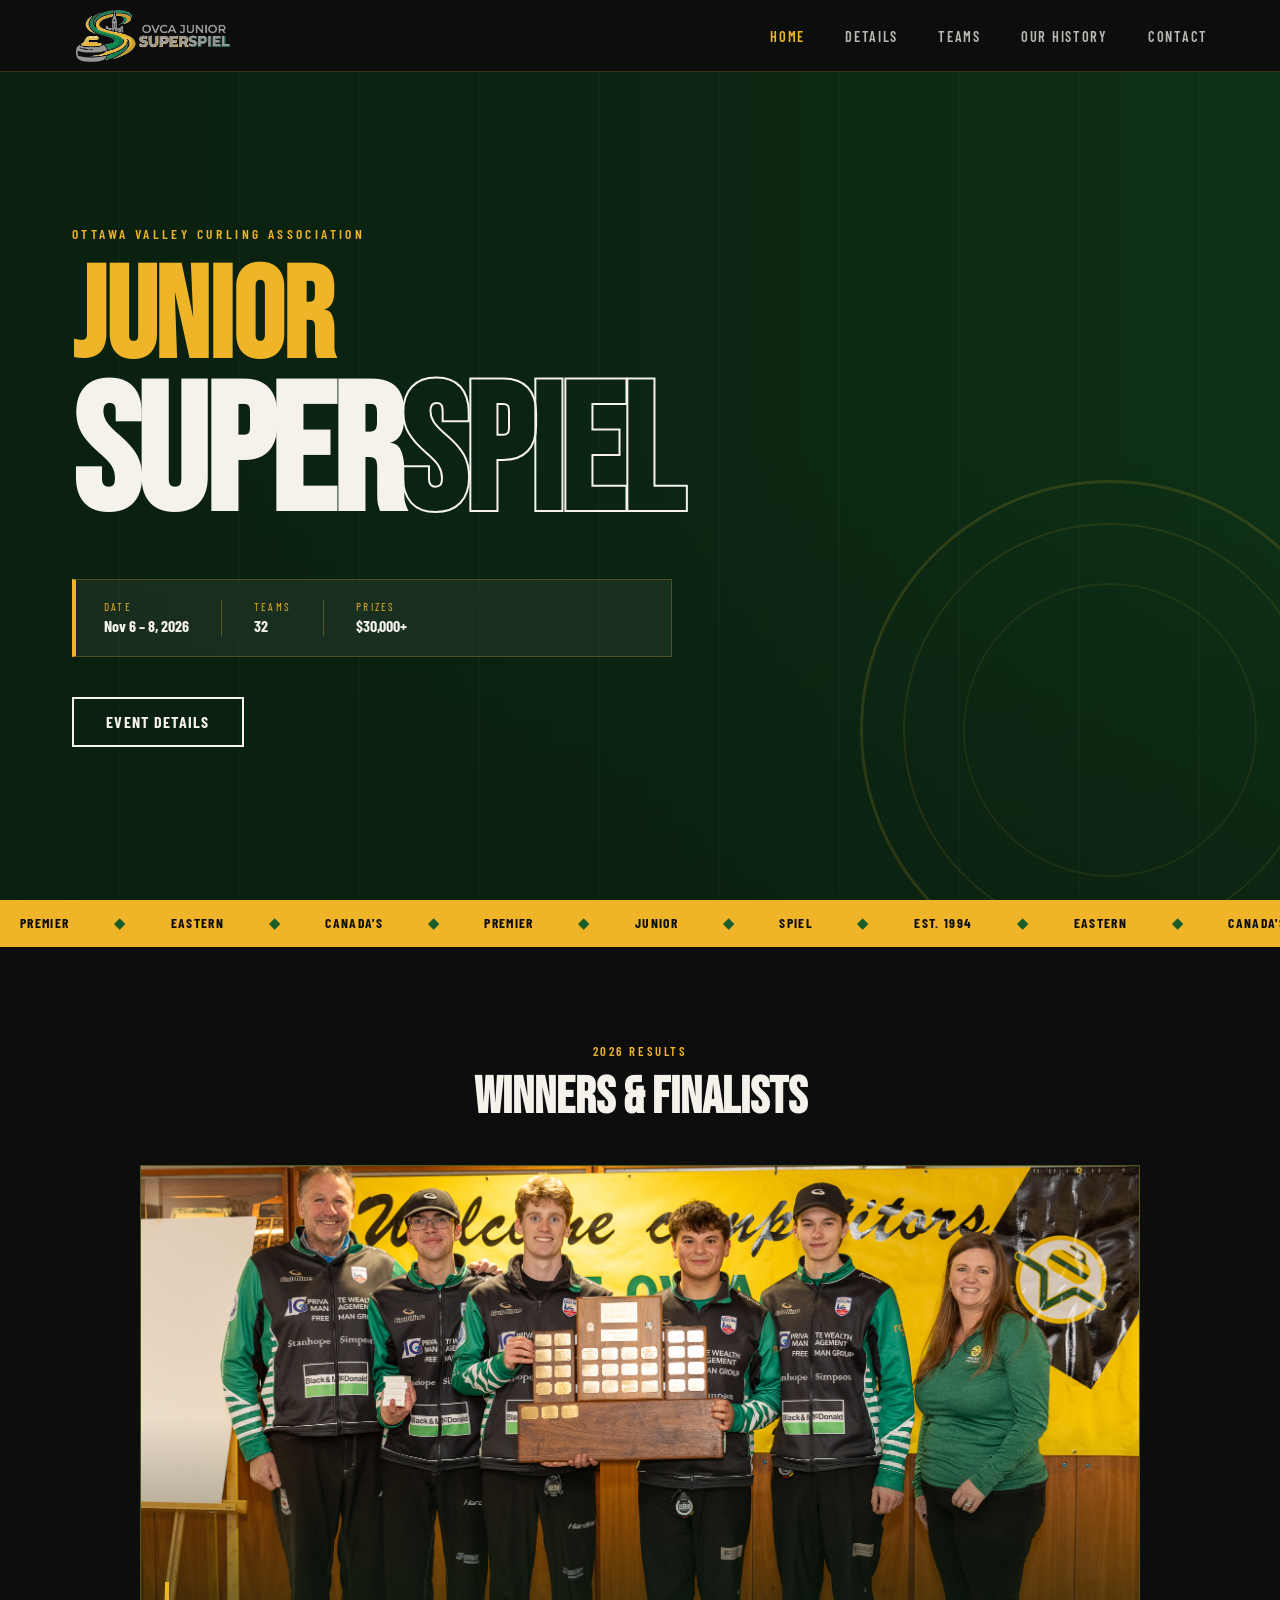
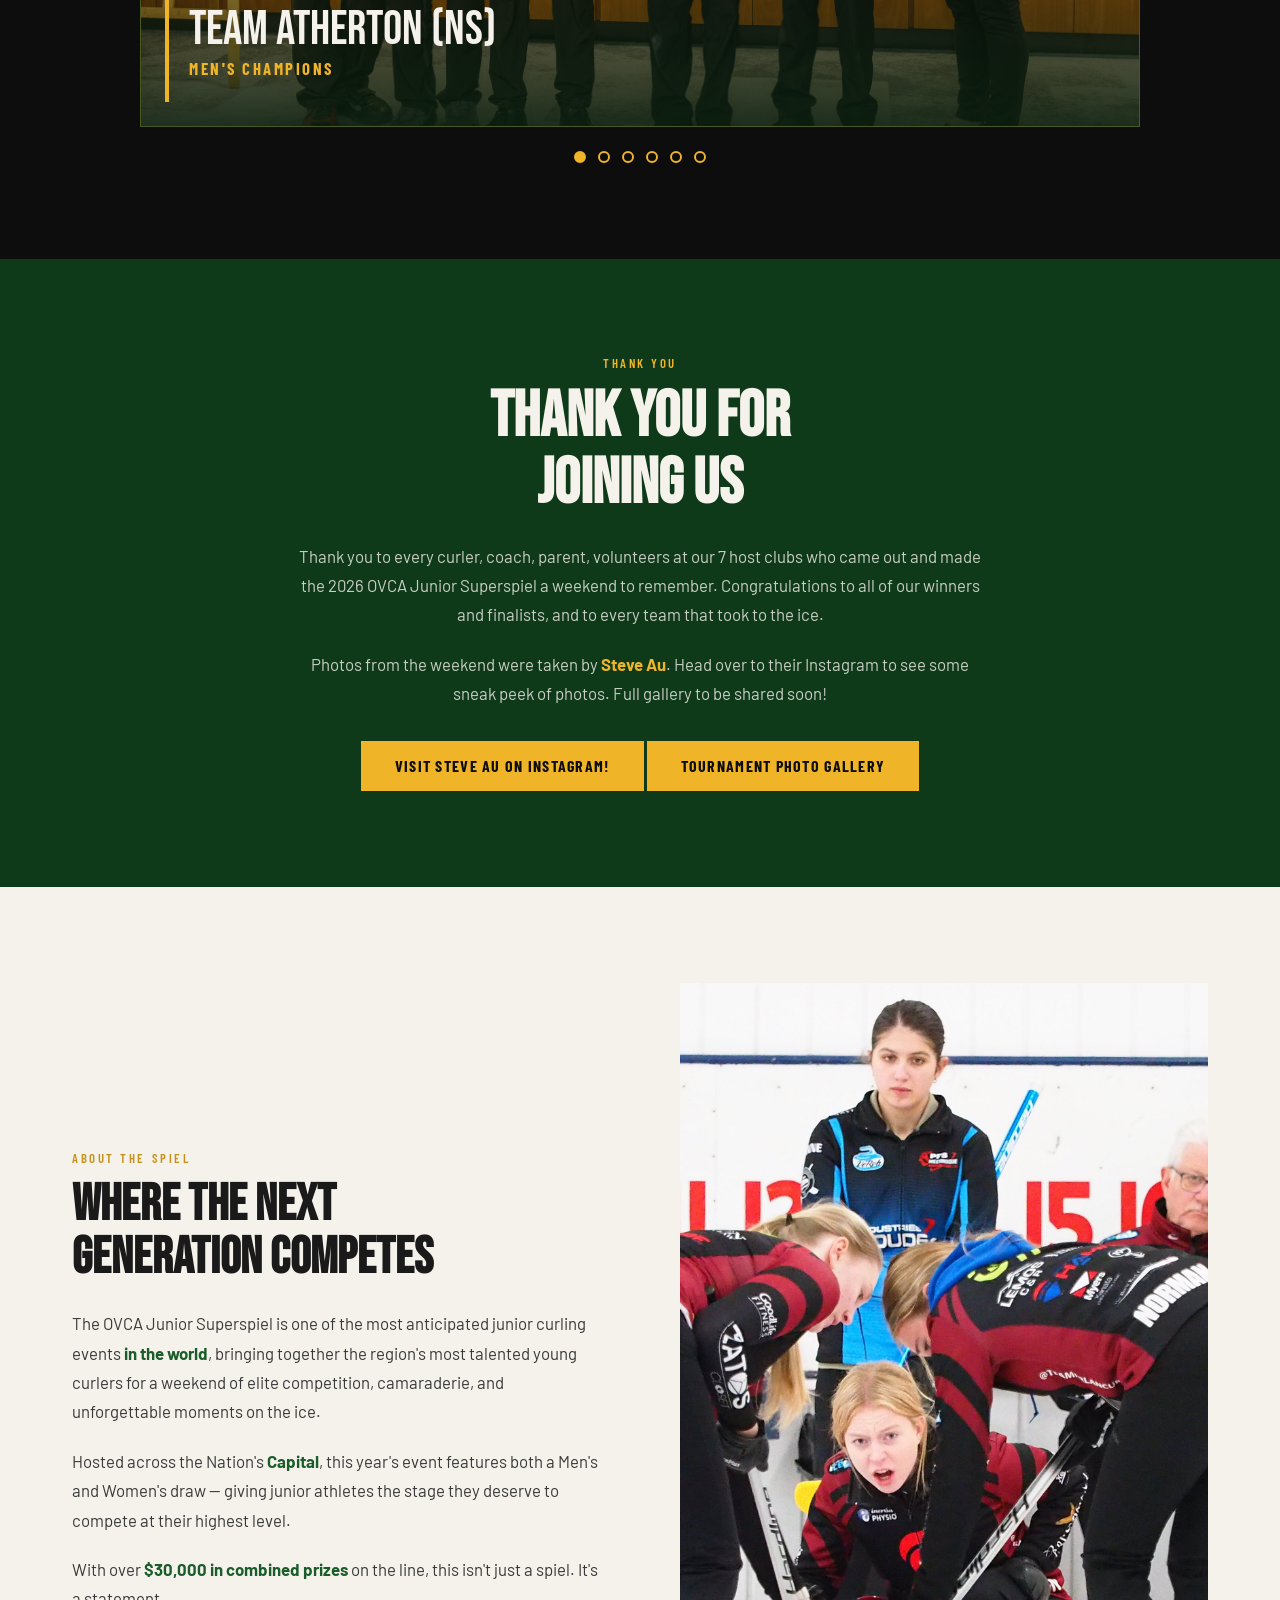
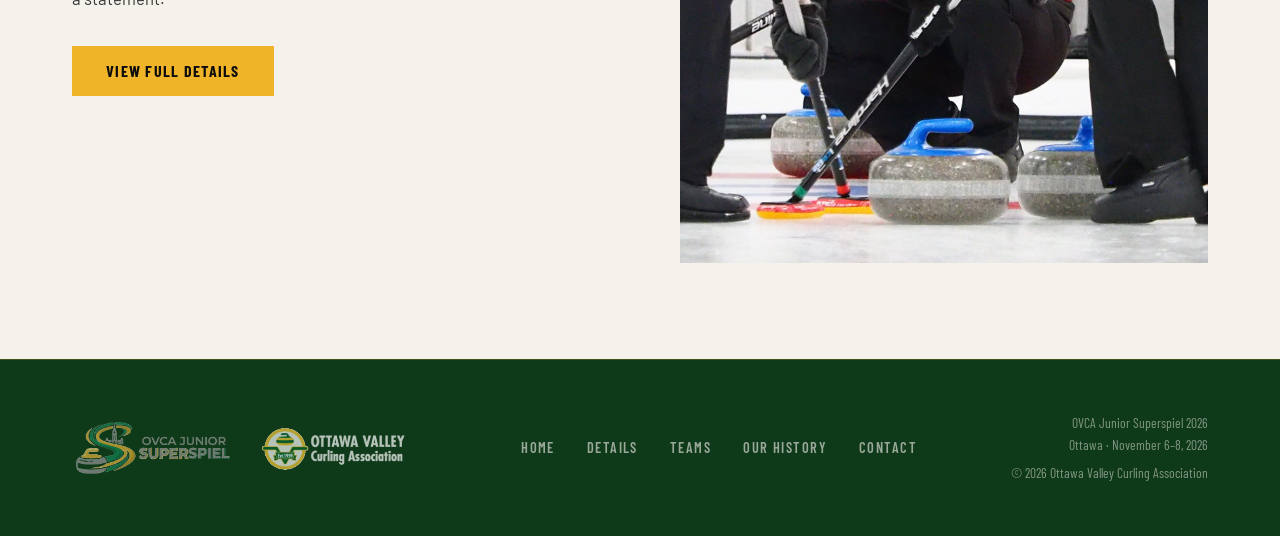
<file: index.html>
<!DOCTYPE html>
<html lang="en">
<head>
  <meta charset="UTF-8" />
  <meta name="viewport" content="width=device-width, initial-scale=1.0" />
  <title>OVCA Junior Superspiel 2026</title>
  <meta name="description" content="The Ottawa Valley Curling Association Junior Superspiel" />
  <link rel="preconnect" href="https://fonts.googleapis.com" />
  <link rel="preconnect" href="https://fonts.gstatic.com" crossorigin />
  <link href="https://fonts.googleapis.com/css2?family=Bebas+Neue&family=Barlow:ital,wght@0,400;0,600;0,700;1,400&family=Barlow+Condensed:wght@400;600;700&display=swap" rel="stylesheet" />
  <link rel="stylesheet" href="css/style.css" />
  <link rel="stylesheet" href="css/carousel.css" />
</head>
<body>

  <!-- NAV -->
  <header class="site-header" id="site-header">
    <nav class="nav-inner">
      <img src="images/logo_horizontal.png" alt="OVCA" style="height: 60px; width: auto;" />
      <button class="nav-toggle" aria-label="Open menu" id="nav-toggle">
        <span></span><span></span><span></span>
      </button>
      <ul class="nav-links" id="nav-links">
        <li><a href="index.html" class="active">Home</a></li>
        <li><a href="/pages/details.html">Details</a></li>
        <li><a href="/pages/teams.html">Teams</a></li>
        <li><a href="/pages/history.html">Our History</a></li>
        <li><a href="/pages/contact.html">Contact</a></li>
      </ul>
    </nav>
  </header>

  <!-- HERO -->
  <section class="hero" id="home">
    <div class="hero-bg">
      <div class="hero-photo-overlay"></div>
      <div class="hero-ice-lines"></div>
    </div>
    <div class="hero-content">
      <div class="hero-eyebrow">Ottawa Valley Curling Association</div>
      <h1 class="hero-title">
        <span class="hero-title-junior">Junior</span>
        <span class="hero-title-super">Super</span><span class="hero-title-spiel">spiel</span>
      </h1>
      <div class="hero-date-bar">
        <div class="hero-date-item">
          <span class="hero-date-label">Date</span>
          <span class="hero-date-value">Nov 6 – 8, 2026</span>
        </div>
        <div class="hero-date-divider"></div>
        <div class="hero-date-item">
          <span class="hero-date-label">Teams</span>
          <span class="hero-date-value">32</span>
        </div>
        <div class="hero-date-divider"></div>
        <div class="hero-date-item">
          <span class="hero-date-label">Prizes</span>
          <span class="hero-date-value">$30,000+</span>
        </div>
      </div>
      <div class="hero-actions">
        <a href="pages/details.html" class="btn btn-outline">Event Details</a>
      </div>
    </div>
    <div class="hero-stone"></div>
  </section>

  <!-- ABOUT STRIP -->
  <section class="about-strip">
    <div class="about-strip-inner">
      <span>Premier</span>
      <span class="strip-dot">◆</span>
      <span>Eastern</span>
      <span class="strip-dot">◆</span>
      <span>Canada's</span>
      <span class="strip-dot">◆</span>
      <span>Premier</span>
      <span class="strip-dot">◆</span>
      <span>Junior</span>
      <span class="strip-dot">◆</span>
      <span>Spiel</span>
      <span class="strip-dot">◆</span>
      <span>Est. 1994</span>
      <span class="strip-dot">◆</span>
      <span>Eastern</span>
      <span class="strip-dot">◆</span>
      <span>Canada's</span>
      <span class="strip-dot">◆</span>
      <span>Premier</span>
      <span class="strip-dot">◆</span>
      <span>Junior</span>
      <span class="strip-dot">◆</span>
      <span>Spiel</span>
      <span class="strip-dot">◆</span>
      <span>Est. 1994</span>
      <span class="strip-dot">◆</span>
    </div>
  </section>

<!-- WINNERS & FINALISTS CAROUSEL -->
  <section class="winners" id="winners">
    <div class="container">
      <div class="winners-head">
        <div class="section-label light">2026 Results</div>
        <h2 class="section-title">Winners &amp; Finalists</h2>
      </div>

      <div class="carousel" data-carousel>
        <div class="carousel-viewport">

          <!--
            HOW TO EDIT A SLIDE:
            1. Change the image file name in src="..."
            2. Change alt="..." to a short description of the photo
            3. Change the team name and placement text
            To add a slide: copy one whole <figure>...</figure> block.
            To remove one: delete its block. The dots update on their own.
            Keep class="slide is-active" ONLY on the first slide.
          -->

          <figure class="slide is-active">
            <img src="images/carousel/Atherton.jpg" alt="PLACEHOLDER: describe photo 1" onerror="this.style.display='none'" />
            <figcaption class="slide-caption">
              <span class="slide-team">Team Atherton (NS)</span>
              <span class="slide-place">Men's Champions</span>
            </figcaption>
          </figure>

          <figure class="slide">
            <img src="images/carousel/Tremblay.jpg" alt="PLACEHOLDER: describe photo 2" loading="lazy" onerror="this.style.display='none'" />
            <figcaption class="slide-caption">
              <span class="slide-team">Team Tremblay (QC)</span>
              <span class="slide-place">Men's Finalists</span>
            </figcaption>
          </figure>

          <figure class="slide">
            <img src="images/carousel/StJame.jpg" alt="PLACEHOLDER: describe photo 3" loading="lazy" onerror="this.style.display='none'" />
            <figcaption class="slide-caption">
              <span class="slide-team">Team St.James (QC)</span>
              <span class="slide-place">Women's Champions</span>
            </figcaption>
          </figure>

          <figure class="slide">
            <img src="images/carousel/Frlan.jpg" alt="PLACEHOLDER: describe photo 4" loading="lazy" onerror="this.style.display='none'" />
            <figcaption class="slide-caption">
              <span class="slide-team">Team Frlan (OVCA)</span>
              <span class="slide-place">Women's Finalists</span>
            </figcaption>
          </figure>

          <figure class="slide">
            <img src="images/carousel/Winters.jpg" alt="PLACEHOLDER: describe photo 5" loading="lazy" onerror="this.style.display='none'" />
            <figcaption class="slide-caption">
              <span class="slide-team">Team Winters (NO)</span>
              <span class="slide-place">Consolation Champions</span>
            </figcaption>
          </figure>

          <figure class="slide">
            <img src="images/carousel/Strack.jpg" alt="PLACEHOLDER: describe photo 6" loading="lazy" onerror="this.style.display='none'" />
            <figcaption class="slide-caption">
              <span class="slide-team">Team Strack (USA)</span>
              <span class="slide-place">Consolation Finalists</span>
            </figcaption>
          </figure>

        </div>
        <div class="carousel-dots" role="group" aria-label="Choose a slide"></div>
      </div>
    </div>
  </section>
  
  <!-- THANK YOU (post-event) -->
  <section class="thanks" id="thanks">
    <div class="thanks-inner">
      <div class="section-label light">Thank You</div>
      <h2 class="thanks-title">Thank You For<br/>Joining Us</h2>
      <p>Thank you to every curler, coach, parent, volunteers at our 7 host clubs who came out and made the 2026 OVCA Junior Superspiel a weekend to remember. Congratulations to all of our winners and finalists, and to every team that took to the ice.</p>
      <p>Photos from the weekend were taken by <strong>Steve Au</strong>. Head over to their Instagram to see some sneak peek of photos.  Full gallery to be shared soon!</p>
      <a href="https://www.instagram.com/aumoment?cplk=MWd6MThqMXI0bzh3Yw%3D%3D" class="btn btn-gold" target="_blank" rel="noopener noreferrer">Visit Steve Au on Instagram!</a>
      <a href="https://steveauphotography.pixieset.com/2026ovcajuniorsuperspiel/" class="btn btn-gold" target="_blank" rel="noopener noreferrer">Tournament Photo Gallery</a>
    </div>
  </section>
  
  <!-- ABOUT -->
  <section class="about" id="about">
    <div class="container">
      <div class="about-grid">
        <div class="about-text">
          <div class="section-label">About the Spiel</div>
          <h2 class="section-title">Where the Next<br/>Generation Competes</h2>
          <p>The OVCA Junior Superspiel is one of the most anticipated junior curling events <strong>in the world</strong>, bringing together the region's most talented young curlers for a weekend of elite competition, camaraderie, and unforgettable moments on the ice.</p>
          <p>Hosted across the Nation's <strong>Capital</strong>, this year's event features both a Men's and Women's draw — giving junior athletes the stage they deserve to compete at their highest level.</p>
          <p>With over <strong>$30,000 in combined prizes</strong> on the line, this isn't just a spiel. It's a statement.</p>
          <a href="pages/details.html" class="btn btn-primary">View Full Details</a>
        </div>
        <div class="about-visual">
          <div class="about-photo-wrap">
            <img src="images/PB012459.jpg" alt="Junior women's team delivering a stone" class="about-photo" />
          </div>
        </div>
      </div>
    </div>
  </section>

  <!-- PRIZE CALLOUT -->
  <section class="prize-callout" hidden>
    <div class="prize-callout-inner">
      <div class="prize-text">
        <div class="section-label light">Prize Pool</div>
        <h2>Over <span class="prize-amount">$30,000</span><br/>Up For Grabs</h2>
        <p>Across both the Men's and Women's draws, the 2026 OVCA Junior Superspiel offers one of the most competitive prize structures in junior curling. Full prize breakdown announced soon.</p>
        <a href="pages/details.html" class="btn btn-gold">See Event Details</a>
      </div>
      <div class="prize-graphic">
        <div class="prize-ring">
          <div class="prize-ring-inner">
            <span class="prize-ring-value">$30,000<span>+</span></span>
            <span class="prize-ring-label">Total Prizes</span>
          </div>
        </div>
      </div>
    </div>
  </section>

  <!-- VENUE -->
  <section class="venue" id="venue" hidden>
    <div class="container">
      <div class="venue-grid">
        <div class="venue-info">
          <div class="section-label">Our Venues</div>
          <h2 class="section-title">The 2026 Host Clubs</h2>
          <p>The OVCA Junior Superspiel will take place over 7 different clubs, each offering some of the best ice conditions in the world</p>
          <div class="venue-details">
            <div class="venue-detail-row">
              <span>Granite Curling Club</span>
              <span>Ottawa Curling Club</span>
              <span>RCMP Curling Club</span>
              <span>Navy Curling Club</span>
              <span>Carleton Heights Curling Club</span>
              <span>Ottawa Hunt Club</span>
              <span>Richmond Curling Club</span>
            </div>
          </div>
          <a href="pages/contact.html" class="btn btn-outline-dark">Go to <strong>Contact</strong> for more info</a>
        </div>
        <div class="about-visual">
          <div class="about-photo-wrap">
            <img src="images/PB012380.jpg" alt="Junior women's team delivering a stone" class="about-photo" />
          </div>  
        </div>
        <div class="venue-accent">
          <div class="venue-rings">
            <div class="ring ring-1"></div>
            <div class="ring ring-2"></div>
            <div class="ring ring-3"></div>
            <div class="ring ring-4"></div>
          </div>
        </div>
      </div>
    </div>
  </section>

  <!-- SPONSORS (placeholder — hidden until content ready) -->
  <section class="sponsors" id="sponsors" style="display:none;">
    <div class="container">
      <div class="section-label center">Proud Sponsors</div>
      <h2 class="section-title center">Our Partners</h2>
      <div class="sponsors-grid">
        <!-- Sponsor logos go here -->
      </div>
    </div>
  </section>

  <!-- FOOTER -->
  <footer class="site-footer">
    <div class="footer-inner">
      <div class="footer-logo">
        <img src="/images/logo_horizontal.png" style="height: 60px; width: auto;" />
        <img src="/images/ovca_white_text.png" />
      </div>
      <div class="footer-nav">
        <a href="index.html">Home</a>
        <a href="pages/details.html">Details</a>
        <a href="/pages/teams.html">Teams</a>
        <a href="/pages/history.html">Our History</a>
        <a href="pages/contact.html">Contact</a>
      </div>
      <div class="footer-info">
        <p>OVCA Junior Superspiel 2026</p>
        <p>Ottawa · November 6–8, 2026</p>
        <p class="footer-copy">&copy; 2026 Ottawa Valley Curling Association</p>
      </div>
    </div>
  </footer>

  <script src="js/main.js"></script>
  <script src="js/carousel.js"></script>
</body>
</html>
</file>
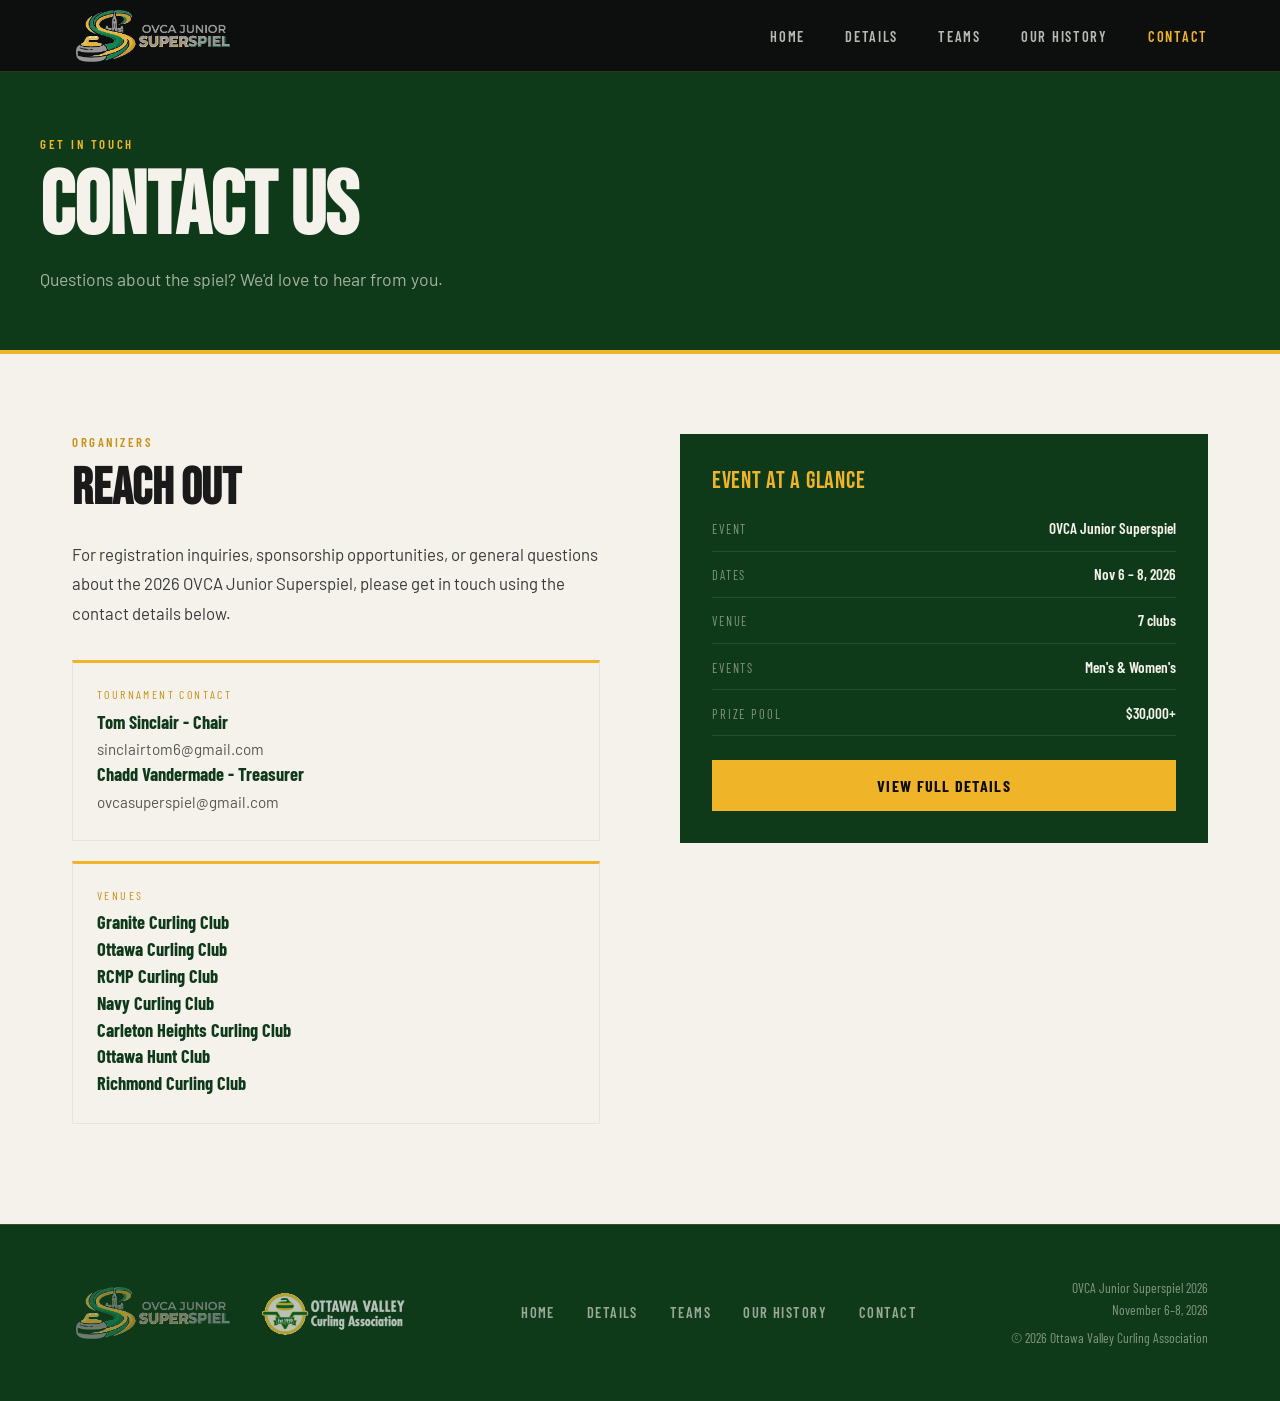
<file: pages/contact.html>
<!DOCTYPE html>
<html lang="en">
<head>
  <meta charset="UTF-8" />
  <meta name="viewport" content="width=device-width, initial-scale=1.0" />
  <title>Contact</title>
  <meta name="description" content="Get in touch with the organizers of the 2026 OVCA Junior Superspiel." />
  <link rel="preconnect" href="https://fonts.googleapis.com" />
  <link rel="preconnect" href="https://fonts.gstatic.com" crossorigin />
  <link href="https://fonts.googleapis.com/css2?family=Bebas+Neue&family=Barlow:ital,wght@0,400;0,600;0,700;1,400&family=Barlow+Condensed:wght@400;600;700&display=swap" rel="stylesheet" />
  <link rel="stylesheet" href="../css/style.css" />
  <link rel="stylesheet" href="../css/contact.css" />
</head>
<body>

  <header class="site-header" id="site-header">
    <nav class="nav-inner">
      <img src="/images/logo_horizontal.png" alt="OVCA" style="height: 60px; width: auto;"/>
      <button class="nav-toggle" aria-label="Open menu" id="nav-toggle">
        <span></span><span></span><span></span>
      </button>
      <ul class="nav-links" id="nav-links">
        <li><a href="/index.html">Home</a></li>
        <li><a href="details.html">Details</a></li>
        <li><a href="/pages/teams.html">Teams</a></li>
        <li><a href="/pages/history.html">Our History</a></li>
        <li><a href="contact.html" class="active">Contact</a></li>
       
      </ul>
    </nav>
  </header>

  <!-- PAGE HERO -->
  <section class="page-hero">
    <div class="page-hero-inner">
      <div class="section-label light">Get In Touch</div>
      <h1 class="page-hero-title">Contact Us</h1>
      <p class="page-hero-sub">Questions about the spiel? We'd love to hear from you.</p>
    </div>
  </section>

  <!-- CONTACT CONTENT -->
  <main class="contact-main">
    <div class="container">
      <div class="contact-grid">

        <div class="contact-info">
          <div class="section-label">Organizers</div>
          <h2 class="section-title">Reach Out</h2>
          <p>For registration inquiries, sponsorship opportunities, or general questions about the 2026 OVCA Junior Superspiel, please get in touch using the contact details below.</p>

          <!-- PLACEHOLDER — fill in contact details -->
          <div class="contact-card">
            <div class="contact-card-label">Tournament Contact</div>
            <div class="contact-card-name">Tom Sinclair - Chair</div>
            <div class="contact-card-detail">sinclairtom6@gmail.com</div>
            <div class="contact-card-name">Chadd Vandermade - Treasurer</div>
            <div class="contact-card-detail">ovcasuperspiel@gmail.com</div>
          </div>

          <div class="contact-card">
            <div class="contact-card-label">Venues</div>
            <a href="https://www.google.ca/maps/place/Granite+Curling+Club/@45.3519125,-75.7921216,17z/data=!3m1!4b1!4m6!3m5!1s0x4cce0403f47f2a73:0x4ad185780bbb3c68!8m2!3d45.3519125!4d-75.7895467!16s%2Fg%2F1wj_5nmz?entry=ttu&g_ep=EgoyMDI2MDUzMS4wIKXMDSoASAFQAw%3D%3D"> 
            <div class="contact-card-name">Granite Curling Club</div></a>
            <a href="https://www.google.ca/maps/place/Ottawa+Curling+Club/@45.4108414,-75.692528,17z/data=!3m1!4b1!4m6!3m5!1s0x4cce05b012ddb4c5:0x7aa7ce7557038451!8m2!3d45.4108414!4d-75.6899531!16zL20vMDR6bTBk?entry=ttu&g_ep=EgoyMDI2MDUzMS4wIKXMDSoASAFQAw%3D%3D">
            <div class="contact-card-name">Ottawa Curling Club</div></a>
            <a href="https://www.google.ca/maps/place/RCMP+Curling+Club/@45.4563681,-75.6561265,17z/data=!3m1!4b1!4m6!3m5!1s0x4cce1acad0049365:0x4ca6156b7d2eb15!8m2!3d45.4563681!4d-75.6535516!16s%2Fg%2F1vnrq738?entry=ttu&g_ep=EgoyMDI2MDUzMS4wIKXMDSoASAFQAw%3D%3D">
            <div class="contact-card-name">RCMP Curling Club</div></a>
            <a href="https://www.google.ca/maps/place/Navy+Curling+Club/@45.3945682,-75.7091675,17z/data=!3m1!4b1!4m6!3m5!1s0x4cce043c50c0be81:0xa3190e273b46914c!8m2!3d45.3945682!4d-75.7065926!16s%2Fg%2F1tdk067n?entry=ttu&g_ep=EgoyMDI2MDUzMS4wIKXMDSoASAFQAw%3D%3D">
            <div class="contact-card-name">Navy Curling Club</div></a>
            <a href="https://www.google.ca/maps/place/Carleton+Heights+Curling+Club/@45.3598757,-75.7071262,17z/data=!3m1!4b1!4m6!3m5!1s0x4cce06387d7ac0a1:0x8c17d9bb2a924e96!8m2!3d45.3598758!4d-75.7022553!16s%2Fg%2F1tdvtyvp?entry=ttu&g_ep=EgoyMDI2MDUzMS4wIKXMDSoASAFQAw%3D%3D">
            <div class="contact-card-name">Carleton Heights Curling Club</div></a>
            <a href="https://www.google.ca/maps/place/Ottawa+Hunt+and+Golf+Club/@45.3379788,-75.6877977,17z/data=!4m6!3m5!1s0x4cce087fa9911c13:0x73fc73a36a80db1c!8m2!3d45.3379788!4d-75.6852228!16s%2Fm%2F0421x7s?entry=ttu&g_ep=EgoyMDI2MDUzMS4wIKXMDSoASAFQAw%3D%3D">
            <div class="contact-card-name">Ottawa Hunt Club</div></a>
            <a href="https://www.google.ca/maps/place/Richmond+Curling+Club/@45.1948148,-75.84109,17z/data=!3m1!4b1!4m6!3m5!1s0x4ccdfa3f433a96a7:0x13cdba6620b50049!8m2!3d45.1948148!4d-75.8385151!16s%2Fg%2F1tfbbsdg?entry=ttu&g_ep=EgoyMDI2MDUzMS4wIKXMDSoASAFQAw%3D%3D">
            <div class="contact-card-name">Richmond Curling Club</div></a>
          </div>
        </div>

        <div class="contact-aside">
          <div class="event-summary-card">
            <div class="event-summary-title">Event at a Glance</div>
            <ul class="event-summary-list">
              <li><span class="es-label">Event</span><span class="es-value">OVCA Junior Superspiel</span></li>
              <li><span class="es-label">Dates</span><span class="es-value">Nov 6 – 8, 2026</span></li>
              <li><span class="es-label">Venue</span><span class="es-value">7 clubs</span></li>
              <li><span class="es-label">Events</span><span class="es-value">Men's &amp; Women's</span></li>
              <li><span class="es-label">Prize Pool</span><span class="es-value">$30,000+</span></li>
            </ul>
            <a href="details.html" class="btn btn-primary" style="width:100%;text-align:center;margin-top:1.5rem;">View Full Details</a>
          </div>
        </div>

      </div>
    </div>
  </main>

  <footer class="site-footer">
    <div class="footer-inner">
      <div class="footer-logo">
        <img src="/images/logo_horizontal.png" style="height: 60px; width: auto;" />
        <img src="/images/ovca_white_text.png" />
      </div>
      <div class="footer-nav">
        <a href="/index.html">Home</a>
        <a href="details.html">Details</a>
        <a href="/pages/teams.html">Teams</a>
        <a href="/pages/history.html">Our History</a>
        <a href="contact.html">Contact</a>
      </div>
      <div class="footer-info">
        <p>OVCA Junior Superspiel 2026</p>
        <p>November 6–8, 2026</p>
        <p class="footer-copy">&copy; 2026 Ottawa Valley Curling Association</p>
      </div>
    </div>
  </footer>

  <script src="../js/main.js"></script>
</body>
</html>
</file>
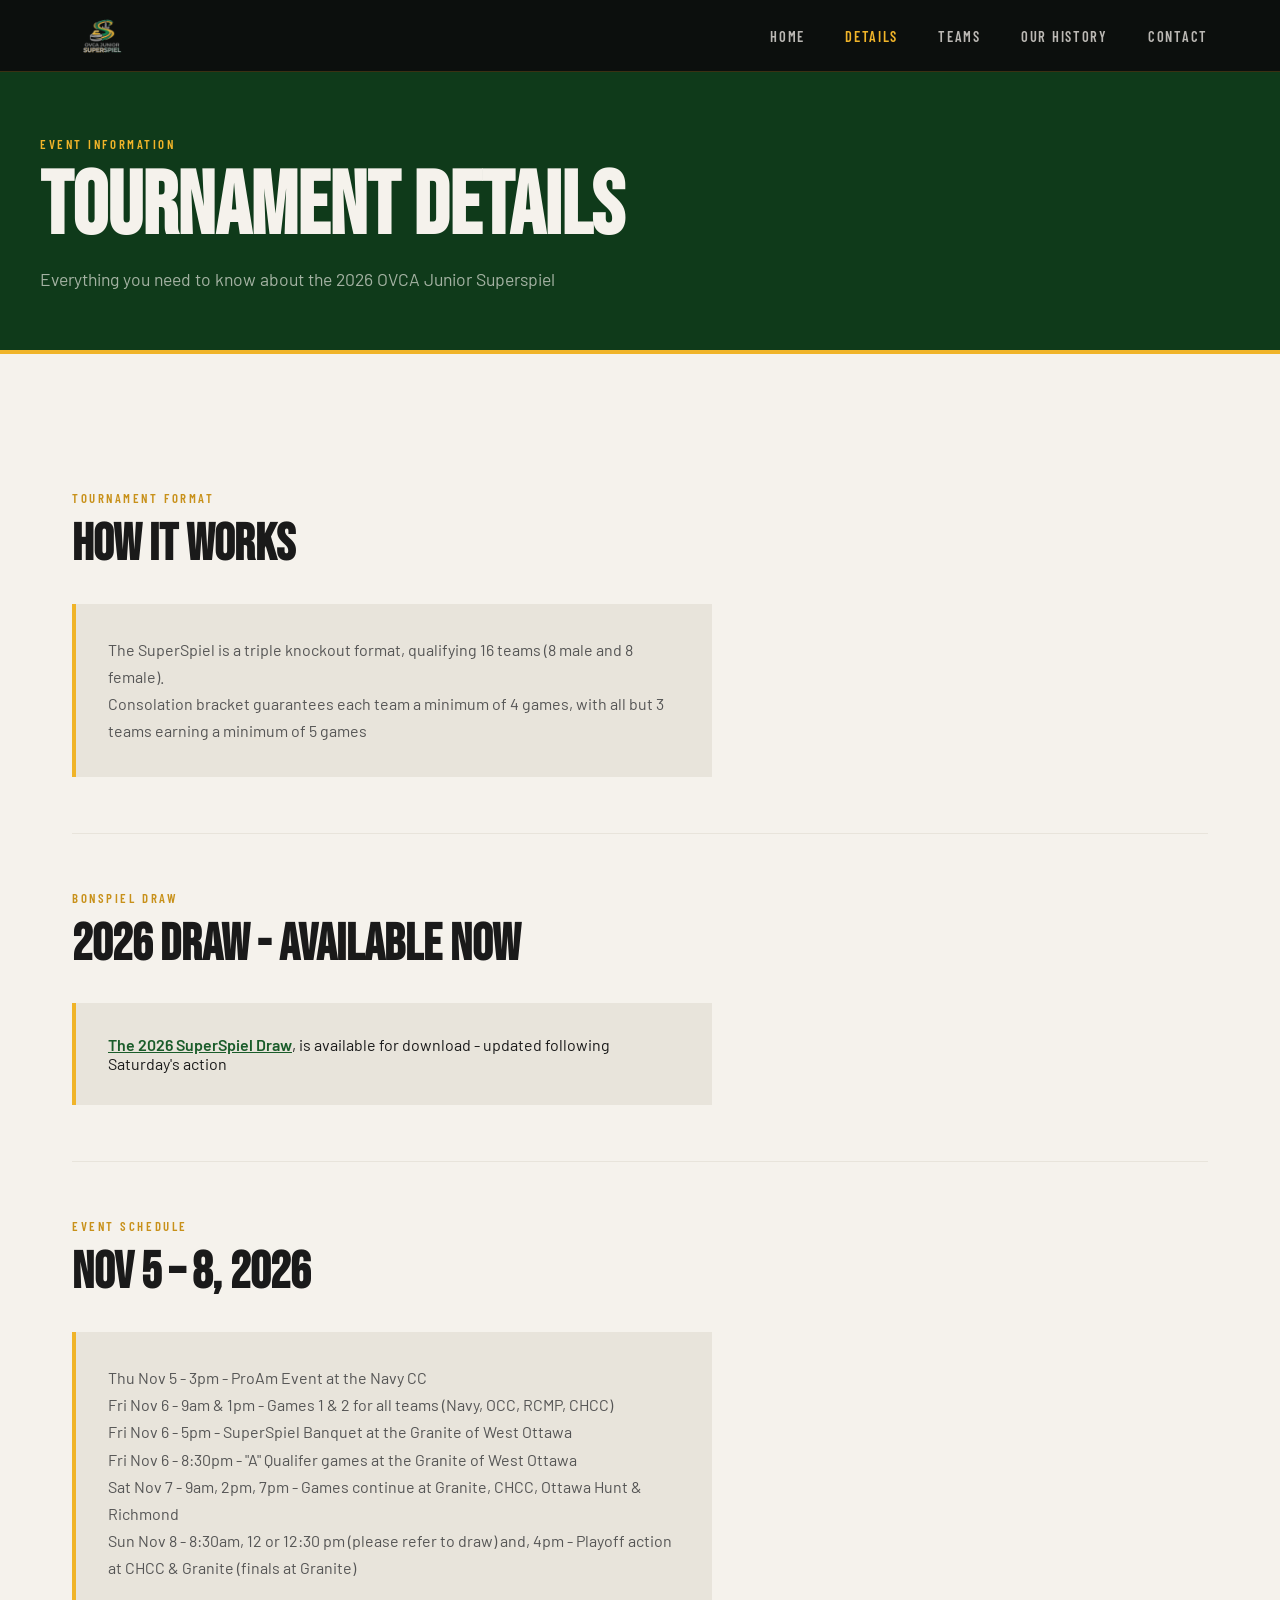
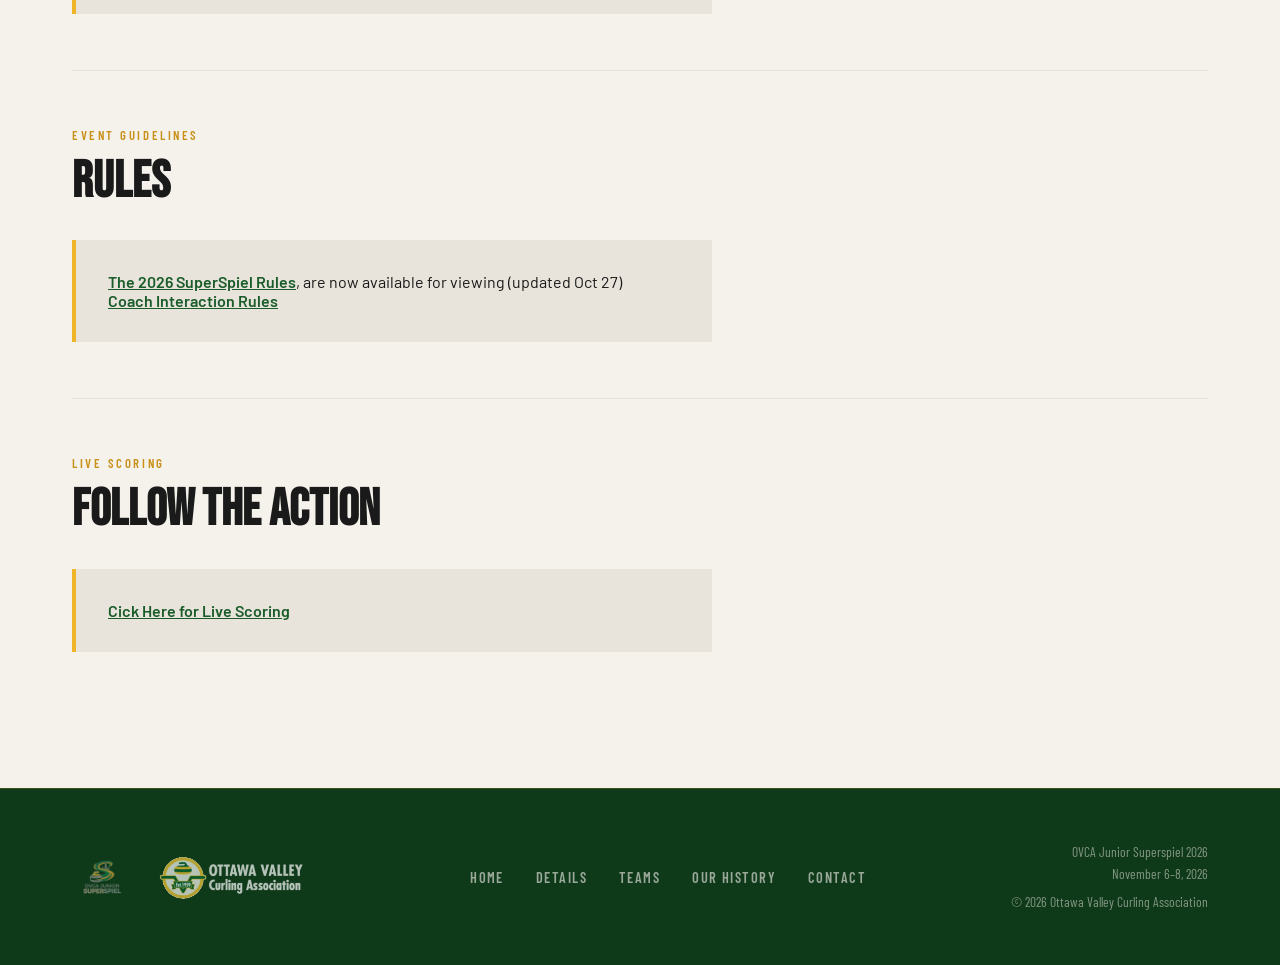
<file: pages/details.html>
<!DOCTYPE html>
<html lang="en">
<head>
  <meta charset="UTF-8" />
  <meta name="viewport" content="width=device-width, initial-scale=1.0" />
  <title>Details</title>
  <meta name="description" content="Tournament format, registration, schedule, and scoring for the 2026 OVCA Junior Superspiel." />
  <link rel="preconnect" href="https://fonts.googleapis.com" />
  <link rel="preconnect" href="https://fonts.gstatic.com" crossorigin />
  <link href="https://fonts.googleapis.com/css2?family=Bebas+Neue&family=Barlow:ital,wght@0,400;0,600;0,700;1,400&family=Barlow+Condensed:wght@400;600;700&display=swap" rel="stylesheet" />
  <link rel="stylesheet" href="../css/style.css" />
  <link rel="stylesheet" href="../css/details.css" />
</head>
<body>

  <header class="site-header" id="site-header">
    <nav class="nav-inner">
      <img src="../images/logo_grey_transparent.png" alt="OVCA" style="height: 60px; width: auto;" />
      <button class="nav-toggle" aria-label="Open menu" id="nav-toggle">
        <span></span><span></span><span></span>
      </button>
      <ul class="nav-links" id="nav-links">
        <li><a href="../index.html">Home</a></li>
        <li><a href="details.html" class="active">Details</a></li>
        <li><a href="/pages/teams.html">Teams</a></li>
        <li><a href="/pages/history.html">Our History</a></li>
        <li><a href="contact.html">Contact</a></li>
      </ul>
    </nav>
  </header>

  <!-- PAGE HERO -->
  <section class="page-hero">
    <div class="page-hero-inner">
      <div class="section-label light">Event Information</div>
      <h1 class="page-hero-title">Tournament Details</h1>
      <p class="page-hero-sub">Everything you need to know about the 2026 OVCA Junior Superspiel</p>
    </div>
  </section>

  <!-- DETAILS CONTENT -->
  <main class="details-main">
    <div class="container">

      <!-- FORMAT -->
      <section class="details-section" id="format">
        <div class="details-section-header">
          <div class="section-label">Tournament Format</div>
          <h2 class="section-title">How It Works</h2>
        </div>
        <div class="details-placeholder">
          <p>The SuperSpiel is a triple knockout format, qualifying 16 teams (8 male and 8 female).</p>
          <p>Consolation bracket guarantees each team a minimum of 4 games, with all but 3 teams earning a minimum of 5 games</p>
        </div>
      </section>

      <!-- DRAW -->
      <section class="details-section" id="format">
        <div class="details-section-header">
          <div class="section-label">Bonspiel Draw</div>
          <h2 class="section-title">2026 Draw - Available Now</h2>
        </div>
        <div class="details-placeholder">
        <a href="/pages/2026_SS_Draw_Nov 7PM.pdf" target="_blank">The 2026 SuperSpiel Draw</a>, is available for download - updated following Saturday's action </p>
       </div>
      </section>

      
      <!-- SCHEDULE -->
      <section class="details-section" id="schedule">
        <div class="details-section-header">
          <div class="section-label">Event Schedule</div>
          <h2 class="section-title">Nov 5 – 8, 2026</h2>
        </div>
        <div class="details-placeholder">
          <p> Thu Nov 5 - 3pm - ProAm Event at the Navy CC </p>
           <p> Fri Nov 6 - 9am & 1pm - Games 1 & 2 for all teams (Navy, OCC, RCMP, CHCC) </p>
          
           <p> Fri Nov 6 - 5pm - SuperSpiel Banquet at the Granite of West Ottawa </p>
           <p> Fri Nov 6 - 8:30pm - "A" Qualifer games at the Granite of West Ottawa </p>
           <p> Sat Nov 7 - 9am, 2pm, 7pm - Games continue at Granite, CHCC, Ottawa Hunt & Richmond</p>
           <p> Sun Nov 8 - 8:30am, 12 or 12:30 pm (please refer to draw) and, 4pm - Playoff action at CHCC & Granite (finals at Granite) </p>
        </div>
      </section>

<!-- RULES -->
      <section class="details-section" id="schedule">
        <div class="details-section-header">
          <div class="section-label">Event Guidelines</div>
          <h2 class="section-title">RULES</h2>
        </div>
        <div class="details-placeholder">
          <a href="/pages/2026 SuperSpiel Rules - rev Oct27.pdf" target="_blank">The 2026 SuperSpiel Rules</a>, are now available for viewing  (updated Oct 27) </p>
          
          <a href="/pages/2027-Curling-Canadas-U-18-U-20-Coach-Interaction-Rules-EN.pdf" target="_blank">Coach Interaction Rules</a> </p>
        </div>
      </section>


      
      <!-- SCORING -->
      <section class="details-section" id="scoring">
        <div class="details-section-header">
          <div class="section-label">Live Scoring</div>
          <h2 class="section-title">Follow the Action</h2>
        </div>
        <div class="details-placeholder">
          <a href="https://hitandroll.com/event.php?id=108">Cick Here for Live Scoring</a>
        </div>
      </section>

    </div>
  </main>

  <footer class="site-footer">
    <div class="footer-inner">
      <div class="footer-logo">
        <img src="/images/logo_grey_transparent.png" style="height: 60px; width: auto;" />
        <img src="/images/ovca_white_text.png" />
      </div>
      <div class="footer-nav">
        <a href="../index.html">Home</a>
        <a href="details.html">Details</a>
        <a href="/pages/teams.html">Teams</a>
        <a href="/pages/history.html">Our History</a>
        <a href="contact.html">Contact</a>
      </div>
      <div class="footer-info">
        <p>OVCA Junior Superspiel 2026</p>
        <p>November 6–8, 2026</p>
        <p class="footer-copy">&copy; 2026 Ottawa Valley Curling Association</p>
      </div>
    </div>
  </footer>

  <script src="../js/main.js"></script>
</body>
</html>
</file>
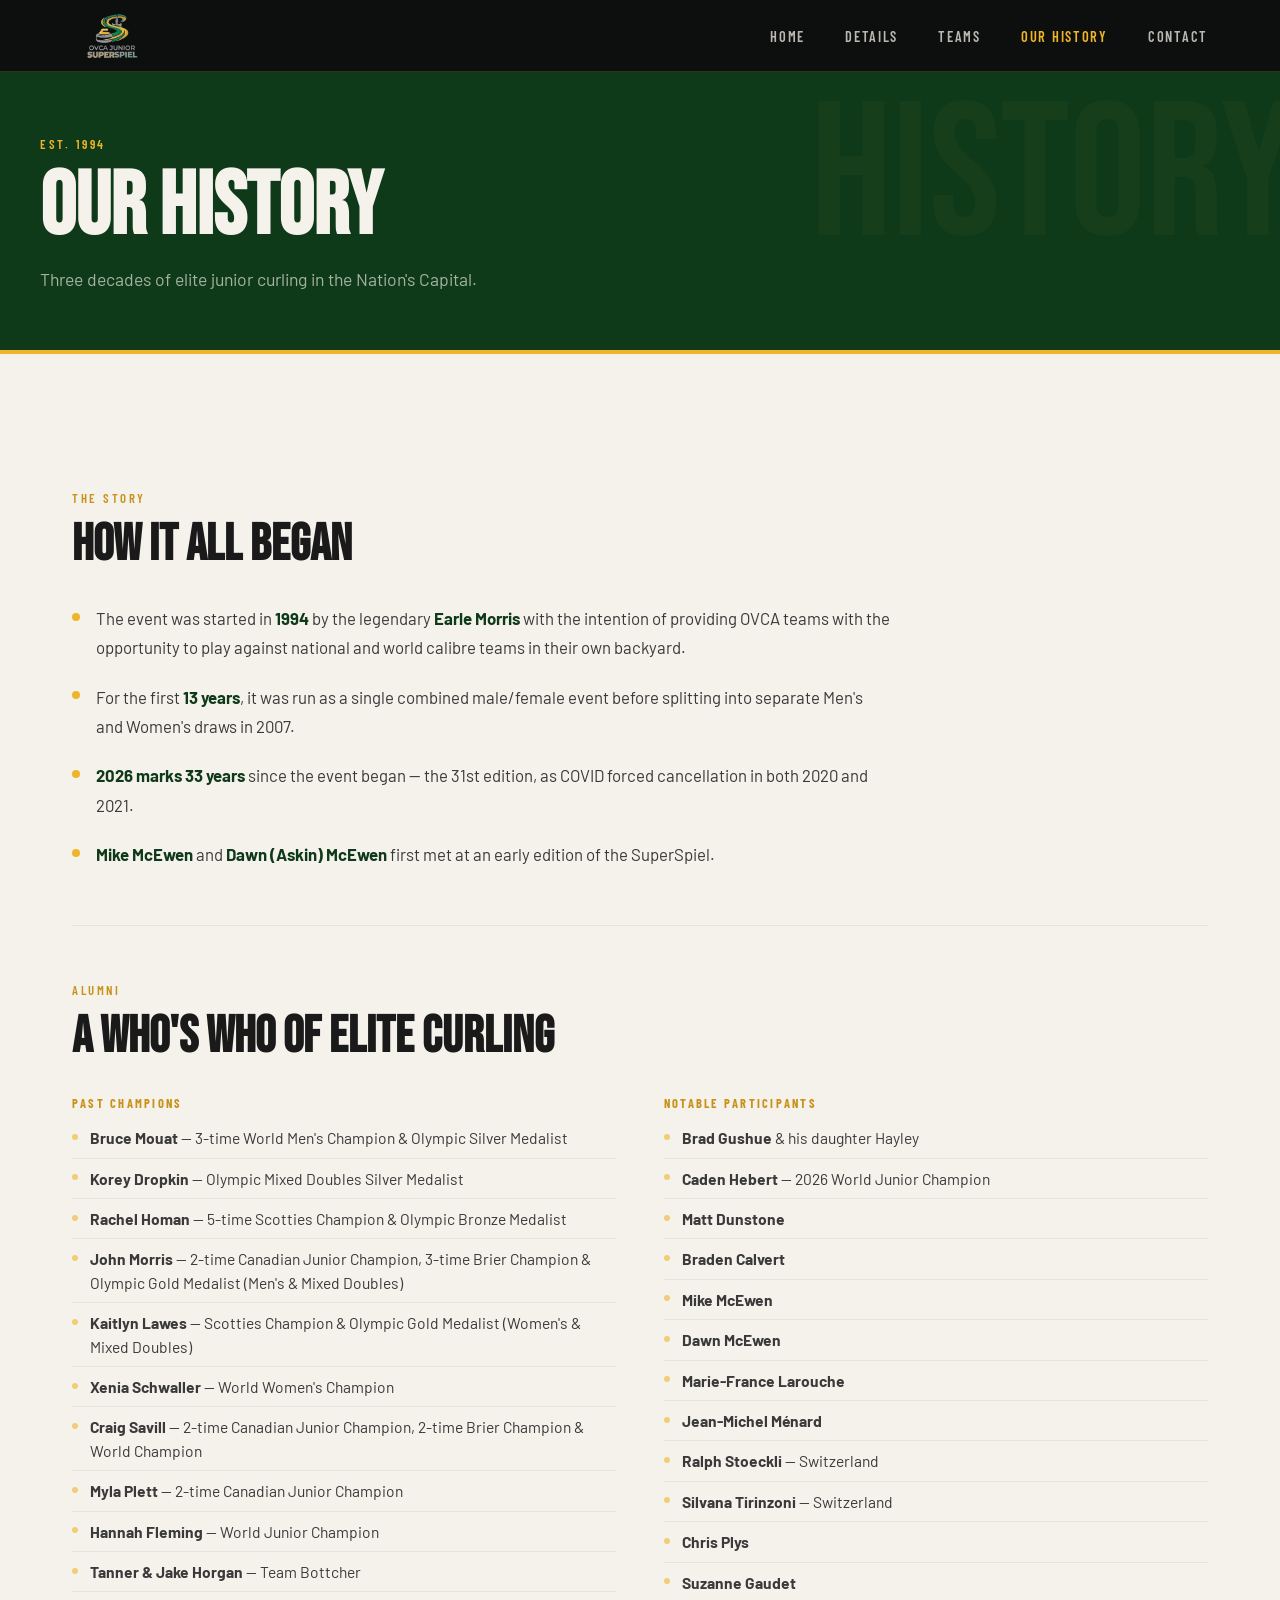
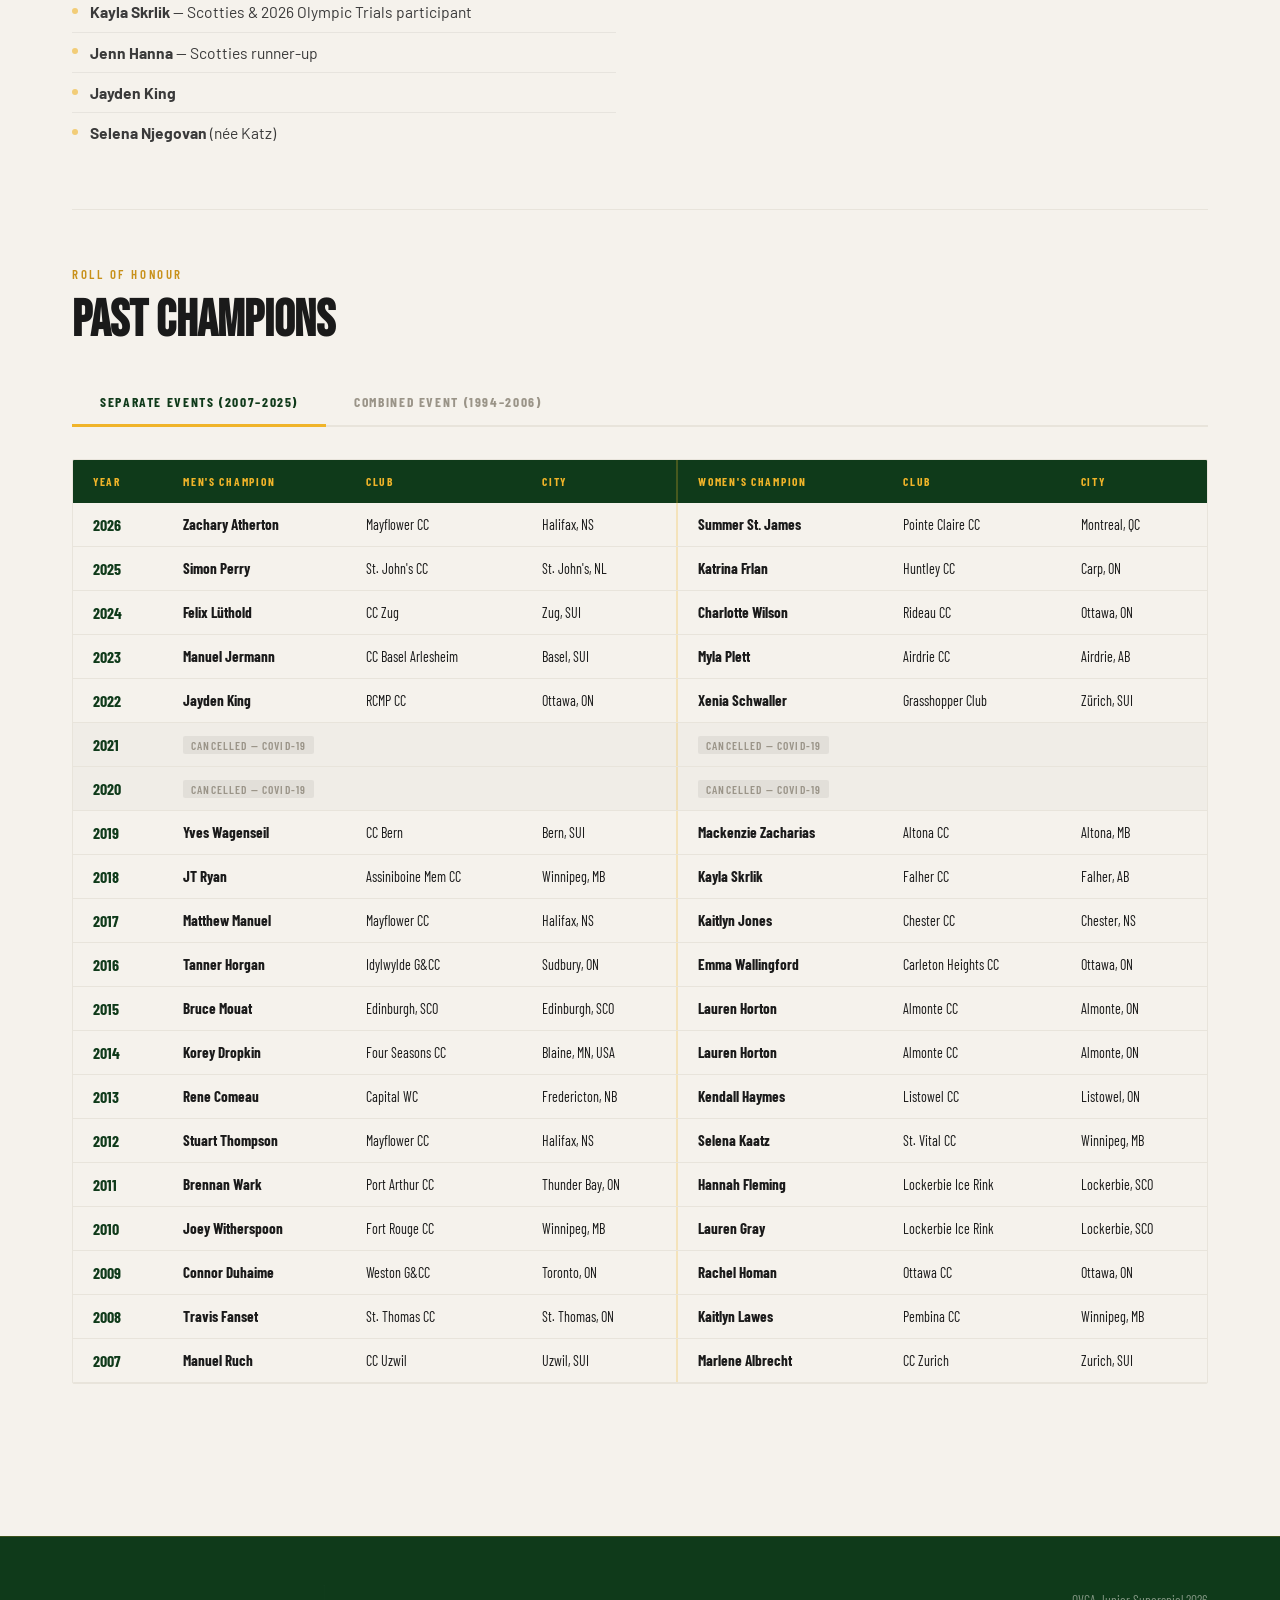
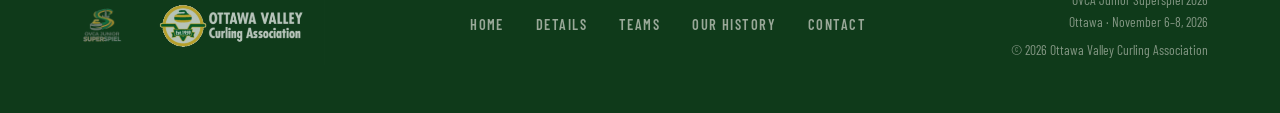
<file: pages/history.html>
<!DOCTYPE html>
<html lang="en">
<head>
  <meta charset="UTF-8" />
  <meta name="viewport" content="width=device-width, initial-scale=1.0" />
  <title>Our History</title>
  <meta name="description" content="The history of the OVCA Junior Superspiel, Ottawa's premier junior curling event since 1994." />
  <link rel="preconnect" href="https://fonts.googleapis.com" />
  <link rel="preconnect" href="https://fonts.gstatic.com" crossorigin />
  <link href="https://fonts.googleapis.com/css2?family=Bebas+Neue&family=Barlow:ital,wght@0,400;0,600;0,700;1,400&family=Barlow+Condensed:wght@400;600;700&display=swap" rel="stylesheet" />
  <link rel="stylesheet" href="../css/style.css" />
  <link rel="stylesheet" href="../css/history.css" />
</head>
<body>

  <!-- NAV -->
  <header class="site-header" id="site-header">
    <nav class="nav-inner">
      <img src="/images/logo_grey_transparent.png" alt="OVCA Junior Superspiel" style="height: 80px; width: auto;" />
      <button class="nav-toggle" aria-label="Open menu" id="nav-toggle">
        <span></span><span></span><span></span>
      </button>
      <ul class="nav-links" id="nav-links">
        <li><a href="/index.html">Home</a></li>
        <li><a href="/pages/details.html">Details</a></li>
        <li><a href="/pages/teams.html">Teams</a></li>
        <li><a href="/pages/history.html" class="active">Our History</a></li>
        <li><a href="/pages/contact.html">Contact</a></li>
      </ul>
    </nav>
  </header>

  <!-- PAGE HERO -->
  <section class="page-hero">
    <div class="page-hero-inner">
      <div class="section-label light">Est. 1994</div>
      <h1 class="page-hero-title">Our History</h1>
      <p class="page-hero-sub">Three decades of elite junior curling in the Nation's Capital.</p>
    </div>
  </section>

  <!-- MAIN -->
  <main class="history-main">
    <div class="container">

     
      <!-- ABOUT THE EVENT -->
      <section class="history-section" id="story">
        <div class="history-section-header">
          <div class="section-label">The Story</div>
          <h2 class="section-title">How It All Began</h2>
        </div>
        <ul class="history-facts">
          <li class="history-fact">
            <div class="history-fact-dot"></div>
            <p>The event was started in <strong>1994</strong> by the legendary <strong>Earle Morris</strong> with the intention of providing OVCA teams with the opportunity to play against national and world calibre teams in their own backyard.</p>
          </li>
          <li class="history-fact">
            <div class="history-fact-dot"></div>
            <p>For the first <strong>13 years</strong>, it was run as a single combined male/female event before splitting into separate Men's and Women's draws in 2007.</p>
          </li>
          <li class="history-fact">
            <div class="history-fact-dot"></div>
            <p><strong>2026 marks 33 years</strong> since the event began — the 31st edition, as COVID forced cancellation in both 2020 and 2021.</p>
          </li>
          <li class="history-fact">
            <div class="history-fact-dot"></div>
            <p><strong>Mike McEwen</strong> and <strong>Dawn (Askin) McEwen</strong> first met at an early edition of the SuperSpiel.</p>
          </li>
        </ul>
      </section>

      <!-- NOTABLE ALUMNI -->
      <section class="history-section" id="alumni">
        <div class="history-section-header">
          <div class="section-label">Alumni</div>
          <h2 class="section-title">A Who's Who of Elite Curling</h2>
        </div>

        <div class="notable-grid">
          <div>
            <div class="notable-group-title">Past Champions</div>
            <ul class="notable-list">
               <li><div class="notable-dot"></div><span><strong>Bruce Mouat</strong> — 3-time World Men's Champion &amp; Olympic Silver Medalist</span></li>
              <li><div class="notable-dot"></div><span><strong>Korey Dropkin</strong> — Olympic Mixed Doubles Silver Medalist</span></li>
              <li><div class="notable-dot"></div><span><strong>Rachel Homan</strong> — 5-time Scotties Champion &amp; Olympic Bronze Medalist</span></li>
              <li><div class="notable-dot"></div><span><strong>John Morris</strong> — 2-time Canadian Junior Champion, 3-time Brier Champion &amp; Olympic Gold Medalist (Men's &amp; Mixed Doubles)</span></li>
              <li><div class="notable-dot"></div><span><strong>Kaitlyn Lawes</strong> — Scotties Champion &amp; Olympic Gold Medalist (Women's &amp; Mixed Doubles)</span></li>
              <li><div class="notable-dot"></div><span><strong>Xenia Schwaller</strong> — World Women's Champion</span></li>
              <li><div class="notable-dot"></div><span><strong>Craig Savill</strong> — 2-time Canadian Junior Champion, 2-time Brier Champion &amp; World Champion</span></li>
              <li><div class="notable-dot"></div><span><strong>Myla Plett</strong> — 2-time Canadian Junior Champion</span></li>
              <li><div class="notable-dot"></div><span><strong>Hannah Fleming</strong> — World Junior Champion</span></li>
              <li><div class="notable-dot"></div><span><strong>Tanner &amp; Jake Horgan</strong> — Team Bottcher</span></li>
              <li><div class="notable-dot"></div><span><strong>Kayla Skrlik</strong> — Scotties &amp; 2026 Olympic Trials participant</span></li>
              <li><div class="notable-dot"></div><span><strong>Jenn Hanna</strong> — Scotties runner-up</span></li>
              <li><div class="notable-dot"></div><span><strong>Jayden King</strong></span></li>
              <li><div class="notable-dot"></div><span><strong>Selena Njegovan</strong> (née Katz)</span></li>
          </ul>
          </div>

          <div>
            <div class="notable-group-title">Notable Participants</div>
            <ul class="notable-list">
              <li><div class="notable-dot"></div><span><strong>Brad Gushue</strong> &amp; his daughter Hayley</span></li>
             <li><div class="notable-dot"></div><span><strong>Caden Hebert</strong> — 2026 World Junior Champion</span></li>  
              <li><div class="notable-dot"></div><span><strong>Matt Dunstone</strong></span></li>
              <li><div class="notable-dot"></div><span><strong>Braden Calvert</strong></span></li>
              <li><div class="notable-dot"></div><span><strong>Mike McEwen</strong></span></li>
              <li><div class="notable-dot"></div><span><strong>Dawn McEwen</strong></span></li>
              <li><div class="notable-dot"></div><span><strong>Marie-France Larouche</strong></span></li>
              <li><div class="notable-dot"></div><span><strong>Jean-Michel Ménard</strong></span></li>
              <li><div class="notable-dot"></div><span><strong>Ralph Stoeckli</strong> — Switzerland</span></li>
              <li><div class="notable-dot"></div><span><strong>Silvana Tirinzoni</strong> — Switzerland</span></li>
              <li><div class="notable-dot"></div><span><strong>Chris Plys</strong></span></li>
              <li><div class="notable-dot"></div><span><strong>Suzanne Gaudet</strong></span></li>
            </ul>
          </div>
        </div>
      </section>

      <!-- PAST CHAMPIONS -->
      <section class="history-section" id="champions">
        <div class="history-section-header">
          <div class="section-label">Roll of Honour</div>
          <h2 class="section-title">Past Champions</h2>
        </div>

        <nav class="champs-nav" aria-label="Champion era">
          <button class="champs-tab active" data-tab="separate">Separate Events (2007–2025)</button>
          <button class="champs-tab" data-tab="combined">Combined Event (1994–2006)</button>
        </nav>

        <!-- SEPARATE EVENTS TABLE -->
        <div class="champs-panel active" id="panel-separate">
          <div class="champions-table-wrap">
            <table class="champions-table">
              <thead>
                <tr>
                  <th>Year</th>
                  <th>Men's Champion</th>
                  <th>Club</th>
                  <th>City</th>
                  <th class="col-divider"></th>
                  <th>Women's Champion</th>
                  <th>Club</th>
                  <th>City</th>
                </tr>
              </thead>
              <tbody>
                <tr>
                  <td>2026</td>
                  <td class="champ-name">Zachary Atherton</td>
                  <td class="champ-club">Mayflower CC</td>
                  <td class="champ-city">Halifax, NS</td>
                  <td class="col-divider"></td>
                  <td class="champ-name">Summer St. James</td>
                  <td class="champ-club">Pointe Claire CC</td>
                  <td class="champ-city">Montreal, QC</td>
                </tr>
                <tr>
                  <td>2025</td>
                  <td class="champ-name">Simon Perry</td>
                  <td class="champ-club">St. John's CC</td>
                  <td class="champ-city">St. John's, NL</td>
                  <td class="col-divider"></td>
                  <td class="champ-name">Katrina Frlan</td>
                  <td class="champ-club">Huntley CC</td>
                  <td class="champ-city">Carp, ON</td>
                </tr>
                <tr>
                  <td>2024</td>
                  <td class="champ-name">Felix Lüthold</td>
                  <td class="champ-club">CC Zug</td>
                  <td class="champ-city">Zug, SUI</td>
                  <td class="col-divider"></td>
                  <td class="champ-name">Charlotte Wilson</td>
                  <td class="champ-club">Rideau CC</td>
                  <td class="champ-city">Ottawa, ON</td>
                </tr>
                <tr>
                  <td>2023</td>
                  <td class="champ-name">Manuel Jermann</td>
                  <td class="champ-club">CC Basel Arlesheim</td>
                  <td class="champ-city">Basel, SUI</td>
                  <td class="col-divider"></td>
                  <td class="champ-name">Myla Plett</td>
                  <td class="champ-club">Airdrie CC</td>
                  <td class="champ-city">Airdrie, AB</td>
                </tr>
                <tr>
                  <td>2022</td>
                  <td class="champ-name">Jayden King</td>
                  <td class="champ-club">RCMP CC</td>
                  <td class="champ-city">Ottawa, ON</td>
                  <td class="col-divider"></td>
                  <td class="champ-name">Xenia Schwaller</td>
                  <td class="champ-club">Grasshopper Club</td>
                  <td class="champ-city">Zürich, SUI</td>
                </tr>
                <tr class="cancelled">
                  <td>2021</td>
                  <td colspan="3"><span class="cancelled-badge">Cancelled — COVID-19</span></td>
                  <td class="col-divider"></td>
                  <td colspan="3"><span class="cancelled-badge">Cancelled — COVID-19</span></td>
                </tr>
                <tr class="cancelled">
                  <td>2020</td>
                  <td colspan="3"><span class="cancelled-badge">Cancelled — COVID-19</span></td>
                  <td class="col-divider"></td>
                  <td colspan="3"><span class="cancelled-badge">Cancelled — COVID-19</span></td>
                </tr>
                <tr>
                  <td>2019</td>
                  <td class="champ-name">Yves Wagenseil</td>
                  <td class="champ-club">CC Bern</td>
                  <td class="champ-city">Bern, SUI</td>
                  <td class="col-divider"></td>
                  <td class="champ-name">Mackenzie Zacharias</td>
                  <td class="champ-club">Altona CC</td>
                  <td class="champ-city">Altona, MB</td>
                </tr>
                <tr>
                  <td>2018</td>
                  <td class="champ-name">JT Ryan</td>
                  <td class="champ-club">Assiniboine Mem CC</td>
                  <td class="champ-city">Winnipeg, MB</td>
                  <td class="col-divider"></td>
                  <td class="champ-name">Kayla Skrlik</td>
                  <td class="champ-club">Falher CC</td>
                  <td class="champ-city">Falher, AB</td>
                </tr>
                <tr>
                  <td>2017</td>
                  <td class="champ-name">Matthew Manuel</td>
                  <td class="champ-club">Mayflower CC</td>
                  <td class="champ-city">Halifax, NS</td>
                  <td class="col-divider"></td>
                  <td class="champ-name">Kaitlyn Jones</td>
                  <td class="champ-club">Chester CC</td>
                  <td class="champ-city">Chester, NS</td>
                </tr>
                <tr>
                  <td>2016</td>
                  <td class="champ-name">Tanner Horgan</td>
                  <td class="champ-club">Idylwylde G&amp;CC</td>
                  <td class="champ-city">Sudbury, ON</td>
                  <td class="col-divider"></td>
                  <td class="champ-name">Emma Wallingford</td>
                  <td class="champ-club">Carleton Heights CC</td>
                  <td class="champ-city">Ottawa, ON</td>
                </tr>
                <tr>
                  <td>2015</td>
                  <td class="champ-name">Bruce Mouat</td>
                  <td class="champ-club">Edinburgh, SCO</td>
                  <td class="champ-city">Edinburgh, SCO</td>
                  <td class="col-divider"></td>
                  <td class="champ-name">Lauren Horton</td>
                  <td class="champ-club">Almonte CC</td>
                  <td class="champ-city">Almonte, ON</td>
                </tr>
                <tr>
                  <td>2014</td>
                  <td class="champ-name">Korey Dropkin</td>
                  <td class="champ-club">Four Seasons CC</td>
                  <td class="champ-city">Blaine, MN, USA</td>
                  <td class="col-divider"></td>
                  <td class="champ-name">Lauren Horton</td>
                  <td class="champ-club">Almonte CC</td>
                  <td class="champ-city">Almonte, ON</td>
                </tr>
                <tr>
                  <td>2013</td>
                  <td class="champ-name">Rene Comeau</td>
                  <td class="champ-club">Capital WC</td>
                  <td class="champ-city">Fredericton, NB</td>
                  <td class="col-divider"></td>
                  <td class="champ-name">Kendall Haymes</td>
                  <td class="champ-club">Listowel CC</td>
                  <td class="champ-city">Listowel, ON</td>
                </tr>
                <tr>
                  <td>2012</td>
                  <td class="champ-name">Stuart Thompson</td>
                  <td class="champ-club">Mayflower CC</td>
                  <td class="champ-city">Halifax, NS</td>
                  <td class="col-divider"></td>
                  <td class="champ-name">Selena Kaatz</td>
                  <td class="champ-club">St. Vital CC</td>
                  <td class="champ-city">Winnipeg, MB</td>
                </tr>
                <tr>
                  <td>2011</td>
                  <td class="champ-name">Brennan Wark</td>
                  <td class="champ-club">Port Arthur CC</td>
                  <td class="champ-city">Thunder Bay, ON</td>
                  <td class="col-divider"></td>
                  <td class="champ-name">Hannah Fleming</td>
                  <td class="champ-club">Lockerbie Ice Rink</td>
                  <td class="champ-city">Lockerbie, SCO</td>
                </tr>
                <tr>
                  <td>2010</td>
                  <td class="champ-name">Joey Witherspoon</td>
                  <td class="champ-club">Fort Rouge CC</td>
                  <td class="champ-city">Winnipeg, MB</td>
                  <td class="col-divider"></td>
                  <td class="champ-name">Lauren Gray</td>
                  <td class="champ-club">Lockerbie Ice Rink</td>
                  <td class="champ-city">Lockerbie, SCO</td>
                </tr>
                <tr>
                  <td>2009</td>
                  <td class="champ-name">Connor Duhaime</td>
                  <td class="champ-club">Weston G&amp;CC</td>
                  <td class="champ-city">Toronto, ON</td>
                  <td class="col-divider"></td>
                  <td class="champ-name">Rachel Homan</td>
                  <td class="champ-club">Ottawa CC</td>
                  <td class="champ-city">Ottawa, ON</td>
                </tr>
                <tr>
                  <td>2008</td>
                  <td class="champ-name">Travis Fanset</td>
                  <td class="champ-club">St. Thomas CC</td>
                  <td class="champ-city">St. Thomas, ON</td>
                  <td class="col-divider"></td>
                  <td class="champ-name">Kaitlyn Lawes</td>
                  <td class="champ-club">Pembina CC</td>
                  <td class="champ-city">Winnipeg, MB</td>
                </tr>
                <tr>
                  <td>2007</td>
                  <td class="champ-name">Manuel Ruch</td>
                  <td class="champ-club">CC Uzwil</td>
                  <td class="champ-city">Uzwil, SUI</td>
                  <td class="col-divider"></td>
                  <td class="champ-name">Marlene Albrecht</td>
                  <td class="champ-club">CC Zurich</td>
                  <td class="champ-city">Zurich, SUI</td>
                </tr>
              </tbody>
            </table>
          </div>
        </div>

        <!-- COMBINED EVENT TABLE -->
        <div class="champs-panel" id="panel-combined">
          <div class="champions-table-wrap">
            <table class="champions-table">
              <thead>
                <tr>
                  <th>Year</th>
                  <th>Champion</th>
                  <th>Club</th>
                  <th>City</th>
                </tr>
              </thead>
              <tbody>
                <tr>
                  <td>2006</td>
                  <td class="champ-name">Rachel Homan</td>
                  <td class="champ-club">Ottawa CC</td>
                  <td class="champ-city">Ottawa, ON</td>
                </tr>
                <tr>
                  <td>2005</td>
                  <td class="champ-name">Dan Sherarrd</td>
                  <td class="champ-club">Riverside CC</td>
                  <td class="champ-city">Rothesay, NB</td>
                </tr>
                <tr>
                  <td>2004</td>
                  <td class="champ-name">Laura Payne</td>
                  <td class="champ-club">Prescott CC</td>
                  <td class="champ-city">Prescott, ON</td>
                </tr>
                <tr>
                  <td>2003</td>
                  <td class="champ-name">Mike McLean</td>
                  <td class="champ-club">Ottawa CC</td>
                  <td class="champ-city">Ottawa, ON</td>
                </tr>
                <tr>
                  <td>2002</td>
                  <td class="champ-name">Chris Ciasnocha</td>
                  <td class="champ-club">Rideau CC</td>
                  <td class="champ-city">Ottawa, ON</td>
                </tr>
                <tr>
                  <td>2001</td>
                  <td class="champ-name">Tyler Morgan</td>
                  <td class="champ-club">Burlington CC</td>
                  <td class="champ-city">Burlington, ON</td>
                </tr>
                <tr>
                  <td>2000</td>
                  <td class="champ-name">Tyler Morgan</td>
                  <td class="champ-club">Burlington CC</td>
                  <td class="champ-city">Burlington, ON</td>
                </tr>
                <tr>
                  <td>1999</td>
                  <td class="champ-name">Jason Young</td>
                  <td class="champ-club">Lindsay CC</td>
                  <td class="champ-city">Lindsay, ON</td>
                </tr>
                <tr>
                  <td>1998</td>
                  <td class="champ-name">Jenn Hanna</td>
                  <td class="champ-club">Ottawa CC</td>
                  <td class="champ-city">Ottawa, ON</td>
                </tr>
                <tr>
                  <td>1997</td>
                  <td class="champ-name">John Morris</td>
                  <td class="champ-club">Ottawa CC</td>
                  <td class="champ-city">Ottawa, ON</td>
                </tr>
                <tr>
                  <td>1996</td>
                  <td class="champ-name">Greg Balsdon</td>
                  <td class="champ-club">St. Catharines G&amp;CC</td>
                  <td class="champ-city">St. Catharines, ON</td>
                </tr>
                <tr>
                  <td>1995</td>
                  <td class="champ-name">Christien Viens</td>
                  <td class="champ-club">CC de la Vallée</td>
                  <td class="champ-city">Amqui, QC</td>
                </tr>
                <tr>
                  <td>1994</td>
                  <td class="champ-name">Dominique Lascelles</td>
                  <td class="champ-club">Hawkesbury CC</td>
                  <td class="champ-city">Hawkesbury, ON</td>
                </tr>
              </tbody>
            </table>
          </div>
        </div>

      </section>

    </div>
  </main>

  <!-- FOOTER -->
  <footer class="site-footer">
    <div class="footer-inner">
      <a class="footer-logo">
        <img src="/images/logo_grey_transparent.png" style="height: 60px; width: auto;" />
        <img src="/images/ovca_white_text.png" />
      </a>
      <nav class="footer-nav">
        <a href="/index.html">Home</a>
        <a href="/pages/details.html">Details</a>
        <a href="/pages/teams.html">Teams</a>
        <a href="/pages/history.html">Our History</a>
        <a href="/pages/contact.html">Contact</a>
      </nav>
      <div class="footer-info">
        <p>OVCA Junior Superspiel 2026</p>
        <p>Ottawa · November 6–8, 2026</p>
        <p class="footer-copy">&copy; 2026 Ottawa Valley Curling Association</p>
      </div>
    </div>
  </footer>

  <script src="/js/main.js"></script>
  <script>
    // Champion era tabs
    document.querySelectorAll('.champs-tab').forEach(btn => {
      btn.addEventListener('click', () => {
        document.querySelectorAll('.champs-tab').forEach(b => b.classList.remove('active'));
        document.querySelectorAll('.champs-panel').forEach(p => p.classList.remove('active'));
        btn.classList.add('active');
        document.getElementById(`panel-${btn.dataset.tab}`).classList.add('active');
      });
    });
  </script>

</body>
</html>
</file>
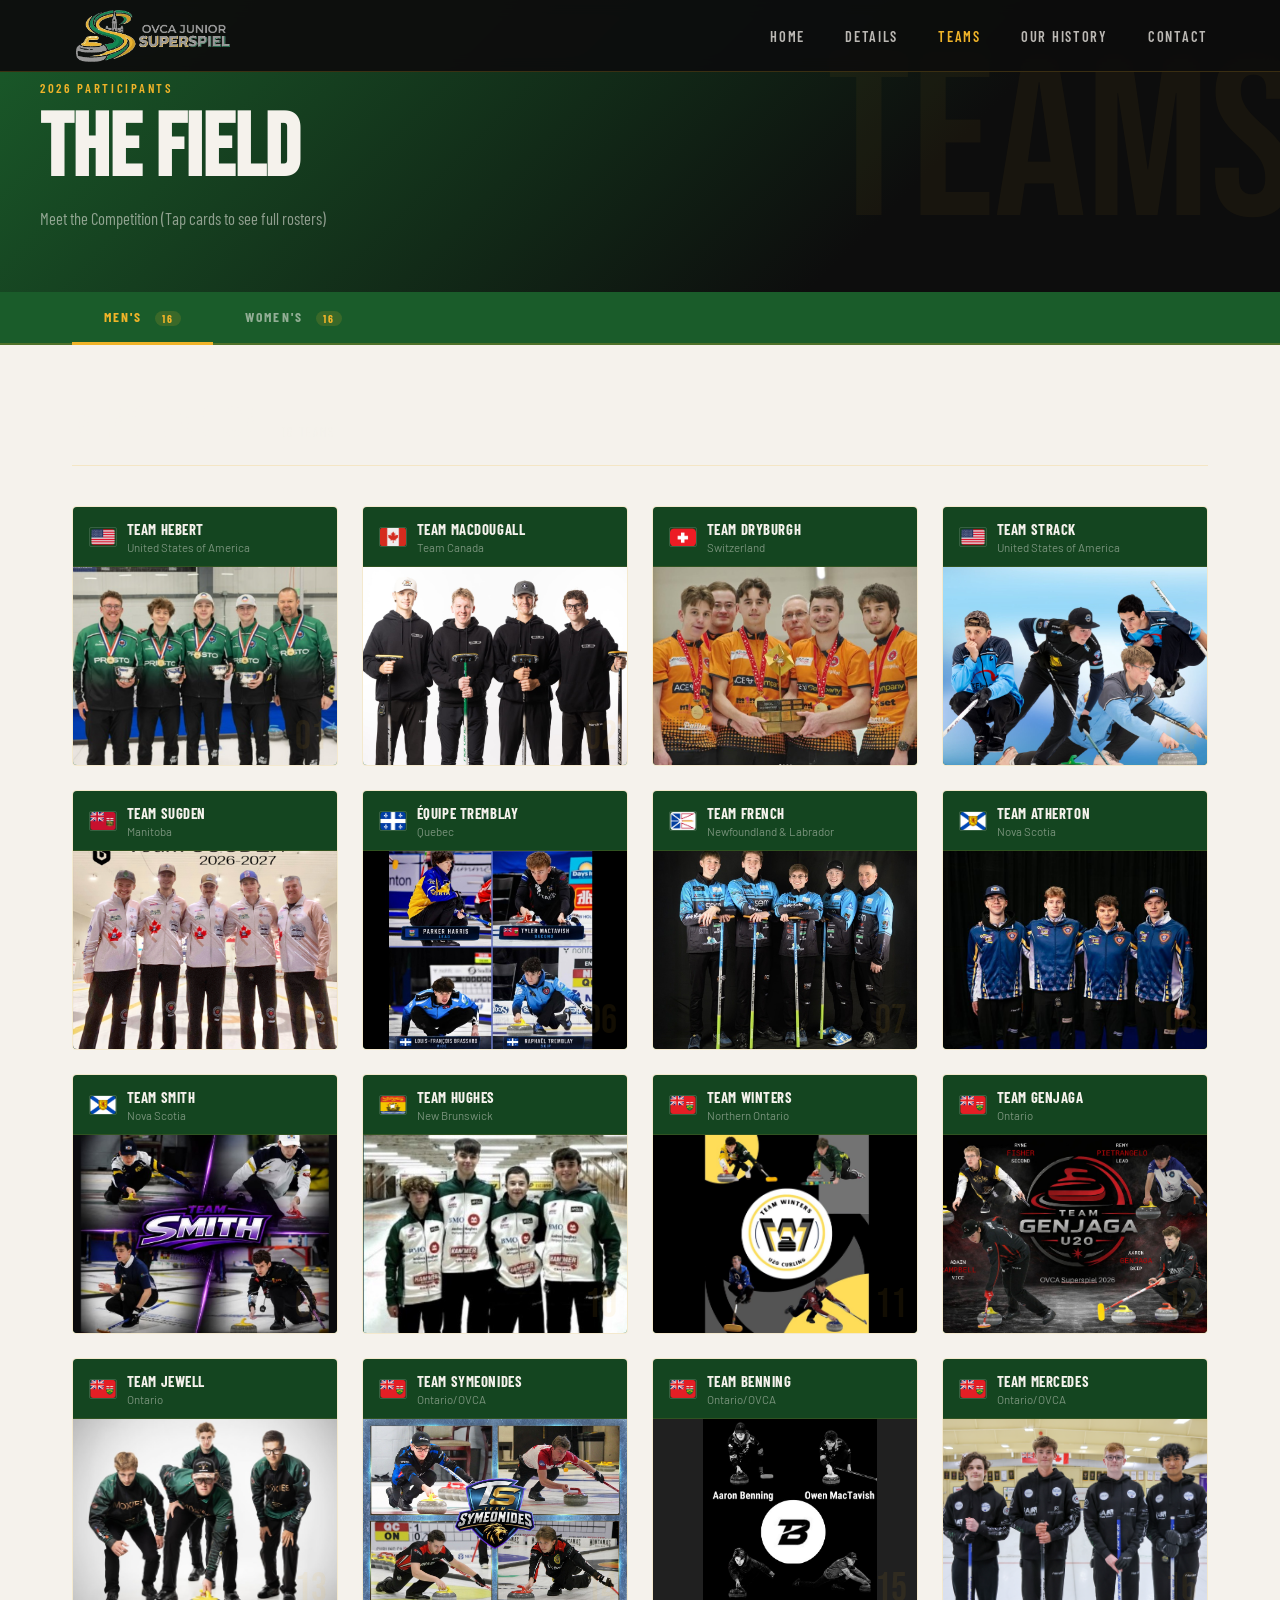
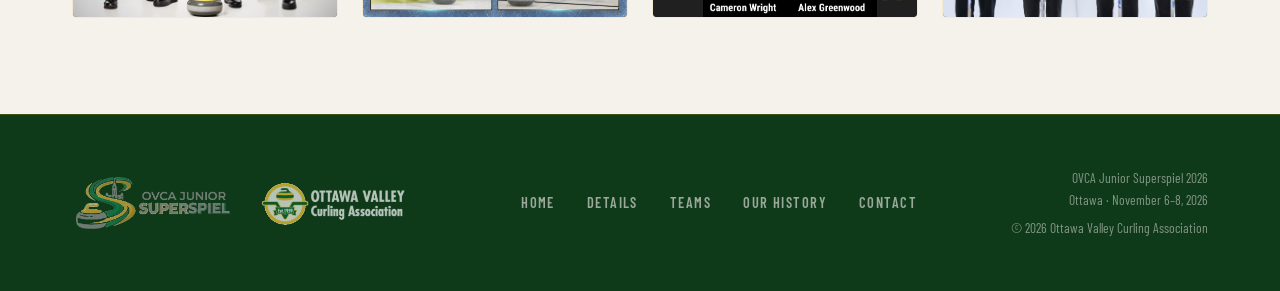
<file: pages/teams.html>
<!DOCTYPE html>
<html lang="en">
<head>
  <meta charset="UTF-8" />
  <meta name="viewport" content="width=device-width, initial-scale=1.0" />
  <title>Teams</title>
  <meta name="description" content="Meet the competing teams at the 2026 OVCA Junior Superspiel" />
  <link rel="preconnect" href="https://fonts.googleapis.com" />
  <link rel="preconnect" href="https://fonts.gstatic.com" crossorigin />
  <link href="https://fonts.googleapis.com/css2?family=Bebas+Neue&family=Barlow:ital,wght@0,400;0,600;0,700;1,400&family=Barlow+Condensed:wght@400;600;700&display=swap" rel="stylesheet" />
  <link rel="stylesheet" href="../css/style.css" />
  <link rel="stylesheet" href="../css/teams.css" />
</head>
<body>

  <!-- NAV -->
  <header class="site-header" id="site-header">
    <nav class="nav-inner">
      <img src="/images/logo_horizontal.png" alt="OVCA Junior Superspiel" style="height: 60px; width: auto;" />
      <button class="nav-toggle" aria-label="Open menu" id="nav-toggle">
        <span></span><span></span><span></span>
      </button>
      <ul class="nav-links" id="nav-links">
        <li><a href="../index.html">Home</a></li>
        <li><a href="details.html">Details</a></li>
        <li><a href="teams.html" class="active">Teams</a></li>
        <li><a href="/pages/history.html">Our History</a></li>
        <li><a href="contact.html">Contact</a></li>
      </ul>
    </nav>
  </header>

  <!-- PAGE HERO -->
  <section class="page-hero">
    <div class="page-hero-inner">
      <div class="section-label light">2026 Participants</div>
      <h1 class="page-hero-title">The Field</h1>
      <p class="page-hero-sub">Meet the Competition (Tap cards to see full rosters)</p>
    </div>
  </section>

  <!-- DIVISION TABS -->
  <nav class="teams-nav" aria-label="Division">
    <div class="teams-nav-inner">
      <button class="tab-btn active" data-tab="mens" id="tab-mens">
        Men's <span class="tab-count" id="mens-count">16</span>
      </button>
      <button class="tab-btn" data-tab="womens" id="tab-womens">
        Women's <span class="tab-count" id="womens-count">16</span>
      </button>
    </div>
  </nav>

  <!-- MAIN -->
  <main class="teams-main">

    <!-- MEN'S PANEL -->
    <div class="division-panel active" id="panel-mens">
      <div class="division-header">
        <h2 class="division-title">Men's Division</h2>
        <span class="division-sub">16 Teams</span>
      </div>
      <div class="teams-grid" id="grid-mens"></div>
    </div>

    <!-- WOMEN'S PANEL -->
    <div class="division-panel" id="panel-womens">
      <div class="division-header">
        <h2 class="division-title">Women's Division</h2>
        <span class="division-sub">16 Teams</span>
      </div>
      <div class="teams-grid" id="grid-womens"></div>
    </div>

  </main>

  <!-- FOOTER -->
  <footer class="site-footer">
    <div class="footer-inner">
      <a class="footer-logo">
        <img src="/images/logo_horizontal.png" style="height: 60px; width: auto;" />
        <img src="/images/ovca_white_text.png" />
      </a>
      <nav class="footer-nav">
        <a href="../index.html">Home</a>
        <a href="details.html">Details</a>
        <a href="teams.html">Teams</a>
        <a href="/pages/history.html">Our History</a>
        <a href="contact.html">Contact</a>
      </nav>
      <div class="footer-info">
        <p>OVCA Junior Superspiel 2026</p>
        <p>Ottawa · November 6–8, 2026</p>
        <p class="footer-copy">&copy; 2026 Ottawa Valley Curling Association</p>
      </div>
    </div>
  </footer>

  <script src="../js/main.js"></script>
  <script>
    /* ─── TEAM DATA ───────────────────────────────────────────────
       Fill in name, province/region, and optionally a photo path.
       country: ISO 3166-1 alpha-2 code (ca, us, no, se, gb, etc.)
       photo:   relative path e.g. "../images/teams/smith.jpg", or null
    ─────────────────────────────────────────────────────────────── */
    const TEAMS = {
      mens: [
       { name: "Team Hebert", province: "United States of America", country: "US.png", photo: "/images/M - Hebert - US - Picture.PNG",
          members: { fourth: "Caden Hebert (S)", lead: "Jack Wendtland", second: "Benji Paral", third: "Jackson Bestland (V)", fifth: null, coach: "Ann Swisshelm" } }, 
        { name: "Team MacDougall", province: "Team Canada", country: "CA.png", photo: "/images/MacDougall.jpg",
          members: { fourth: "Evan MacDougall (S)", lead: "Carson Kaye", second: "Evan Madore", third: "Dylan Stockton (V)", fifth: null, coach: "Jordan Thin" } },
        { name: "Team Dryburgh", province: "Switzerland", country: "SUI.png", photo: "/images/M - Dryburgh - SUI - Picture.jpg",
          members: { fourth: "Nathan Dryburgh (S)", lead: "Antonie Bovet", second: "Noé Kühn", third: "Liam Dryburgh (V)", fifth: "Grégoire Danthe", coach: "Stewart Dryburgh" } },
          { name: "Team Strack", province: "United States of America", country: "US.png", photo: "/images/M - Strack - USA.JPG",
          members: { fourth: "Stuart Strack (S)", lead: "Wes Henry", second: "Will Jordan", third: "Miles Grabow (V)", fifth: null, coach: "Dave Jensen" } },       
        { name: "Team Sugden", province: "Manitoba", country: "MB.png", photo: "/images/M - Sugden - MB - Picture.PNG", 
          members: { fourth: "Nash Sugden (S)", lead: "Tanner Treichel", second: "Luc Cormier", third: "Tyler Fehr (V)", fifth: null , coach: "Clint Cullen" } },   
        { name: "Équipe Tremblay", province: "Quebec", country: "QC.png", photo: "/images/M - Tremblay - QC5.jpg", 
          members: { fourth: "Raphaël Tremblay (S)", lead: "Parker Harris", second: "Tyler MacTavish (V)", third: "Louis-François Brassard", fifth: null, coach: "Jean-Sébastien Roy" } },        
        { name: "Team French", province: "Newfoundland & Labrador", country: "NL.png", photo: "/images/French.jpeg",
          members: { fourth: "Zachery French (S)", lead: "Benjamin Kennedy", second: "Lucas Wall", third: "Lucas Cole (V)", fifth: null, coach: "Alex Smith" } },
        { name: "Team Atherton", province: "Nova Scotia", country: "NS.png", photo: "/images/Atherton.jpeg",
          members: { fourth: "Zachary Atherton (S)", lead: "Jed Freeman", second: "Tyler McMullen", third: "Alan Fawcett (V)", fifth: null, coach: "Paul Flemming/Ryan Abraham" } },
        { name: "Team Smith", province: "Nova Scotia", country: "NS.png", photo: "/images/M - Smith - NS - Picture.jpg",
          members: { fourth: "Brennan Smith (S)", lead: "Elijah Livingston", second: "Marcus Hannam", third: "Izaac Hopper (V)", fifth: null, coach: "Gail Sinclair" } },    
        { name: "Team Hughes", province: "New Brunswick", country: "NB.png", photo: "/images/Hughes.jpg",
          members: { fourth: "Michael Hughes (S)", lead: "William MacDonald", second: "Sam Worden", third: "Xander King (V)", fifth: null, coach: "Matt Hughes" } },
        { name: "Team Winters", province: "Northern Ontario", country: "ON.png", photo: "/images/M - Winters - ON - Picture.jpg",
          members: { fourth: "Riley Winters (S)", lead: "Cooper Eagles", second: "Brodie Johnston (V)", third: "Jacob Curtis", fifth: null, coach: "Steve Flannigan" } },  
        { name: "Team Genjaga", province: "Ontario", country: "ON.png", photo: "/images/M - Genjaga - ON.jpg",
          members: { fourth: "Aaron Genjaga (S)", lead: "Remy Pietrangelo", second: "Ryne Fisher", third: "Aiden Campbell (V)", fifth: null, coach: "Gord Butler" } },        
        { name: "Team Jewell", province: "Ontario", country: "ON.png", photo: "/images/M - Jewell - ON - Picture.jpg",
          members: { fourth: "William Jewell (S)", lead: "Colsen Flemington", second: "Nathan Jewell", third: "Justin Anderson (V)", fifth: null, coach: "Lee Jewell" } },             
        { name: "Team Symeonides", province: "Ontario/OVCA", country: "ON.png", photo: "/images/Symeonides.jpg",
          members: { fourth: "Alec Symeonides (S)", lead: "Jacob Pierunek", second: "Spencer Scriver", third: "Liam Rowe (V)", fifth: null, coach: "Gary Rowe" } },
        { name: "Team Benning", province: "Ontario/OVCA", country: "ON.png", photo: "/images/M - Benning - OVCA2 - Picture.jpg",
          members: { fourth: "Owen MacTavish (V)", lead: "Alex Greenwood", second: "Cameron Wright", third: "Aaron Benning (S)", fifth: null, coach: "Mat Camm" } },
         { name: "Team Mercedes", province: "Ontario/OVCA", country: "ON.png", photo: "/images/M - Mercedes - OVCA - Picture.jpeg",
         members: { fourth: "Mauricio Perez (S)", lead: "Lucian Walker", second: "Cody Briggs", third: "Camden Cassidy (V)", fifth: null , coach: "Kimberly Wilson" } }
      ],
      womens: [
        { name: "Équipe Fortin", province: "Team Canada", country: "CA.png", photo: "/images/Fortin.jpg", 
          members: { fourth: "Jolianne Fortin (S)", lead: "Megane Fortin", second: "Megan Lafrance", third: "Emy Lafrance (V)", fifth: "Juliette Bergeron", coach: "Brandon Lafrance" } },
        { name: "Team Schwaller", province: "Switzerland", country: "SUI.png", photo: "/images/Schwaller.jpeg",
          members: { fourth: "Zoe Schwaller (S)", lead: "Ladina Ramstein", second: "Anikò Székely", third: "Jana Soltermann (V)", fifth: null, coach: "Greg Obrist" } },
        { name: "Team Johnson", province: "United States of America", country: "US.png", photo: "/images/F - Johnson - USA.JPG",
          members: { fourth: "Allory Johnson (S)", lead: "Bailey Vaydich", second: "Ella Wendling", third: "Gianna Johnson (V)", fifth: null, coach: "Chris Johnson" } },                 
        { name: "Team Pekowitz", province: "United States of America", country: "US.png", photo: "/images/F - Pekowitz - USA - Picture2.jpg",
          members: { fourth: "Julia Pekowitz (S)", lead: "Alexa Pekowtiz", second: "Lila Farwell", third: "Kalina Petrova (V)", fifth: null, coach: "Evan Workin" } }, 
        { name: "Team Desormeau", province: "University of Alberta", country: "AB.png", photo: "/images/Team Desormeau.png", 
          members: { fourth: "Abby Desormeau (S)", lead: "Kieran Roa", second: "Bethany Evans", third: "Sarah Yarmuch (V)", fifth: null , coach: "Alison Thiessen" } },               
        { name: "Team Buchalter", province: "Manitoba", country: "MB.png", photo: "/images/F - Buchalter - MB - Picture.JPG", 
          members: { fourth: "Karys Buchalter (S)", lead: "Evangeline Le Heiget", second: "Amy Buchalter (V)", third: "Ainslee Card", fifth: null , coach: "Rylie Buchalter" } }, 
         { name: "Team Blades", province: "Nova Scotia", country: "NS.png", photo: "/images/Blades.jpg",
          members: { fourth: "Cassidy Blades (S)", lead: "Lily Mitchell", second: "Anna MacNutt", third: "Steffi Atherton (V)", fifth: null, coach: "Andrew Atherton" } },        
        { name: "Team McEvoy", province: "Nova Scotia", country: "NS.png", photo: "/images/F - McEvoy - NS - Picture.jpg",
          members: { fourth: "Myra McEvoy (S)", lead: "Lily MacDonald", second: "Erin Sinclair", third: "Drew Clarke (V)", fifth: "Lily Hammond", coach: "Marion MacAulay" } },  
         { name: "Team Carter", province: "New Brunswick", country: "NB.png", photo: "/images/F - Carter - NB - Picture.jpeg",
          members: { fourth: "Maizie Carter (S)", lead: "Karlyn Jacobson", second: "Gabrielle King", third: "Ashley Siddall (V)", fifth: null, coach: "Brian King" } },
         { name: "Team Colwell", province: "New Brunswick", country: "NB.png", photo: "/images/F - Colwell - NB - Picture.jpg",
          members: { fourth: "Avery Colwell (S)", lead: "Mackenzie Moore", second: "Coralie Tessier", third: "Anna Comeau (V)", fifth: null, coach: "Sheri Colwell" } },
        { name: "Équipe St. James", province: "Quebec", country: "QC.png", photo: "/images/F - St. James - QC - Picture2.jpg",
          members: { fourth: "Summer St. James (S)", lead: "Jasmine Bédard", second: "Emma Nguyen", third: "Molly Whitbread (V)", fifth: null, coach: "Sonny St. James" } },
        { name: "Équipe St-Denis", province: "Quebec", country: "QC.png", photo: "/images/F- St-Denis - QC3.jpg",
          members: { fourth: "Livia St-Denis (S)", lead: "Flavie Gagnon", second: "Marguerite Caron", third: "Noémie Roy (V)", fifth: null, coach: "Nathalie Leblanc" } },       
        { name: "Team Frlan", province: "Ontario/OVCA", country: "ON.png", photo: "/images/Frlan.jpg",
          members: { fourth: "Katrina Frlan (S)", lead: "Lauren Norman", second: "Samantha Wall", third: "Erika Wainwright (V)", fifth: null, coach: "Byron Scott" } },
        { name: "Team Wilson", province: "Ontario/OVCA", country: "ON.png", photo: "/images/Wilson.jpg", 
          members: { fourth: "Charlotte Wilson (S)", lead: "Sydney Anderson", second: "Abby Rushton", third: "Amelia Benning (V)", fifth: "Olivia Moore", coach: "Iain Wilson" } },
        { name: "Team Acres", province: "Ontario/OVCA", country: "ON.png", photo: "/images/F - Acres - OVCA - Picture.jpg", 
          members: { fourth: "Ava Acres (S)", lead: "Mya Sharpe", second: "Lily Padoin-Lee", third: "Myah Bolton (V)", fifth: null , coach: "John Gabel" } },
        { name: "Team Morris", province: "Ontario/OVCA", country: "ON.png", photo: "/images/F - Morris - OVCA - Picture.jpeg",
         members: { fourth: "Ainsley Morris (S)", lead: "Ainsley Thompson", second: "Zoe Chapman", third: "Jolene Payne (V)", fifth: null , coach: "Greg Artichuk / Emma Artichuk" } }
      ]
    };

    function flagHtml(t) {
      return t.country
        ? `<img class="team-flag" src="/images/flags/${t.country}" />`
        : `<div class="team-flag-placeholder">"/images/flags/CA.png"</div>`;
    }

    function memberRows(m) {
      if (!m) return `<div class="card-back-tbd"><span>Roster TBD</span></div>`;
      const roles = [
        { key: 'fourth',   label: 'fourth' },
        { key: 'third',  label: 'Third' },
        { key: 'second', label: 'Second' },
        { key: 'lead',   label: 'Lead' },
        { key: 'fifth',  label: 'Fifth' },
        { key: 'coach',  label: 'Coach' },
      ];
      const rows = roles
        .filter(r => m[r.key])
        .map(r => `
          <div class="card-member-row ${r.key === 'coach' ? 'coach' : ''}">
            <span class="card-member-role">${r.label}</span>
            <span class="card-member-name">${m[r.key]}</span>
          </div>`)
        .join('');
      return rows || `<div class="card-back-tbd"><span>Roster TBD</span></div>`;
    }

    function renderTeams(division) {
      const grid = document.getElementById(`grid-${division}`);
      const teams = TEAMS[division];
      grid.innerHTML = teams.map((t, i) => `
        <div class="team-card" onclick="this.classList.toggle('flipped')">
          <div class="card-inner">

            <!-- FRONT -->
            <div class="card-front">
              <div class="team-card-header">
                ${flagHtml(t)}
                <div>
                  <div class="team-name">${t.name}</div>
                  <div class="team-origin">${t.province}</div>
                </div>
              </div>
              <div class="team-photo">
                ${t.photo
                  ? `<img src="${t.photo}" alt="${t.name}" loading="lazy" />`
                  : `<div class="team-photo-placeholder">
                      <div class="placeholder-icon">
                        <svg viewBox="0 0 24 24" fill="none" stroke="currentColor" stroke-width="1.5">
                          <path d="M17 21v-2a4 4 0 0 0-4-4H5a4 4 0 0 0-4 4v2"/>
                          <circle cx="9" cy="7" r="4"/>
                          <path d="M23 21v-2a4 4 0 0 0-3-3.87"/>
                          <path d="M16 3.13a4 4 0 0 1 0 7.75"/>
                        </svg>
                      </div>
                      <span class="placeholder-text">TBD</span>
                    </div>`
                }
                <div class="team-num">${String(i + 1).padStart(2, '0')}</div>
              </div>
            </div>

            <!-- BACK -->
            <div class="card-back">
              <div class="card-back-header">
                ${flagHtml(t)}
                <div>
                  <div class="team-name">${t.name}</div>
                  <div class="team-origin">${t.province}</div>
                </div>
              </div>
              <div class="card-back-body">
                ${memberRows(t.members)}
              </div>
            </div>

          </div>
        </div>
      `).join('');
    }

    renderTeams('mens');
    renderTeams('womens');

    document.querySelectorAll('.tab-btn').forEach(btn => {
      btn.addEventListener('click', () => {
        document.querySelectorAll('.tab-btn').forEach(b => b.classList.remove('active'));
        document.querySelectorAll('.division-panel').forEach(p => p.classList.remove('active'));
        btn.classList.add('active');
        document.getElementById(`panel-${btn.dataset.tab}`).classList.add('active');
      });
    });
  </script>

</body>
</html>
</file>
<file: css/style.css>
/* =========================================
   OVCA Junior Superspiel 2026
   Colour palette: Forest Green, Gold, Black, Off-white
   ========================================= */

:root {
  --green:       #1a5c2a;
  --green-dark:  #0f3a1a;
  --green-light: #2d7a3f;
  --gold:        #f0b429;
  --gold-dark:   #c8911a;
  --black:       #0d0d0d;
  --off-white:   #f5f2ec;
  --grey-light:  #e8e4db;
  --grey-mid:    #9a9488;
  --text-dark:   #1a1a1a;
  --text-light:  #f5f2ec;

  --font-display: 'Bebas Neue', sans-serif;
  --font-condensed: 'Barlow Condensed', sans-serif;
  --font-body:    'Barlow', sans-serif;

  --nav-height: 72px;
  --container:  1200px;
}

*, *::before, *::after { box-sizing: border-box; margin: 0; padding: 0; }

html { scroll-behavior: smooth; }

body {
  font-family: var(--font-body);
  background: var(--off-white);
  color: var(--text-dark);
  overflow-x: hidden;
}

img { display: block; max-width: 100%; }
a { text-decoration: none; color: inherit; }

.container {
  max-width: var(--container);
  margin: 0 auto;
  padding: 0 2rem;
}

/* ---- BUTTONS ---- */
.btn {
  display: inline-block;
  font-family: var(--font-condensed);
  font-weight: 700;
  font-size: 1rem;
  letter-spacing: 0.08em;
  text-transform: uppercase;
  padding: 0.85rem 2rem;
  border: 2px solid transparent;
  cursor: pointer;
  transition: all 0.2s ease;
}

.btn-primary {
  background: var(--gold);
  color: var(--black);
  border-color: var(--gold);
}
.btn-primary:hover {
  background: var(--gold-dark);
  border-color: var(--gold-dark);
  transform: translateY(-2px);
}

.btn-outline {
  background: transparent;
  color: var(--off-white);
  border-color: var(--off-white);
}
.btn-outline:hover {
  background: var(--off-white);
  color: var(--black);
}

.btn-outline-dark {
  background: transparent;
  color: var(--green);
  border-color: var(--green);
}
.btn-outline-dark:hover {
  background: var(--green);
  color: var(--off-white);
}

.btn-gold {
  background: var(--gold);
  color: var(--black);
  border-color: var(--gold);
}
.btn-gold:hover {
  background: transparent;
  color: var(--gold);
  border-color: var(--gold);
}

/* ---- SECTION LABELS ---- */
.section-label {
  font-family: var(--font-condensed);
  font-weight: 600;
  font-size: 0.8rem;
  letter-spacing: 0.2em;
  text-transform: uppercase;
  color: var(--gold-dark);
  margin-bottom: 0.75rem;
}
.section-label.light { color: var(--gold); }
.section-label.center { text-align: center; }

.section-title {
  font-family: var(--font-display);
  font-size: clamp(2.2rem, 4vw, 3.2rem);
  line-height: 1.05;
  color: var(--text-dark);
  margin-bottom: 1.5rem;
}

/* =========================================
   NAVIGATION
   ========================================= */
.site-header {
  position: fixed;
  top: 0; left: 0; right: 0;
  z-index: 100;
  height: var(--nav-height);
  background: rgba(13, 13, 13, 0.98);
  backdrop-filter: blur(8px);
  border-bottom: 1px solid rgba(240, 180, 41, 0.2);
  transition: background 0.3s;
}

.nav-inner {
  max-width: var(--container);
  margin: 0 auto;
  padding: 0 2rem;
  height: 100%;
  display: flex;
  align-items: center;
  justify-content: space-between;
}

.nav-logo img {
  height: 20px;
  width: auto;
  filter: brightness(0) invert(1);
}

.nav-links {
  list-style: none;
  display: flex;
  align-items: center;
  gap: 2.5rem;
}

.nav-links a {
  font-family: var(--font-condensed);
  font-weight: 600;
  font-size: 0.9rem;
  letter-spacing: 0.12em;
  text-transform: uppercase;
  color: rgba(245, 242, 236, 0.75);
  transition: color 0.2s;
}

.nav-links a:hover,
.nav-links a.active {
  color: var(--gold);
}

.nav-links .nav-cta {
  background: var(--gold);
  color: var(--black);
  padding: 0.5rem 1.25rem;
  font-weight: 700;
  transition: background 0.2s, transform 0.2s;
}
.nav-links .nav-cta:hover {
  background: var(--gold-dark);
  color: var(--black);
  transform: translateY(-1px);
}

.nav-toggle {
  display: none;
  flex-direction: column;
  gap: 5px;
  background: none;
  border: none;
  cursor: pointer;
  padding: 4px;
}
.nav-toggle span {
  display: block;
  width: 24px;
  height: 2px;
  background: var(--off-white);
  transition: all 0.25s;
}

/* =========================================
   HERO
   ========================================= */
.hero {
  position: relative;
  min-height: 100vh;
  background: var(--green-dark);
  display: flex;
  align-items: center;
  overflow: hidden;
  padding-top: var(--nav-height);
}

.hero-bg {
  position: absolute;
  inset: 0;
  overflow: hidden;
}

.hero-photo {
  position: absolute;
  inset: 0;
  width: 100%;
  height: 100%;
  object-fit: cover;
  object-position: center 30%;
  filter: saturate(0.85);
}

.hero-photo-overlay {
  position: absolute;
  inset: 0;
  background:
    linear-gradient(to right, rgba(10, 30, 15, 0.92) 0%, rgba(10, 30, 15, 0.75) 50%, rgba(10, 30, 15, 0.3) 100%),
    linear-gradient(to top, rgba(10, 30, 15, 0.6) 0%, transparent 50%);
}

/* Ice sheet lines */
.hero-ice-lines {
  position: absolute;
  inset: 0;
  background-image:
    repeating-linear-gradient(
      90deg,
      transparent,
      transparent 119px,
      rgba(255,255,255,0.02) 119px,
      rgba(255,255,255,0.02) 120px
    );
  background-size: 120px 100%;
}

.hero-content {
  position: relative;
  z-index: 2;
  max-width: var(--container);
  margin: 0 auto;
  padding: 4rem 2rem;
  width: 100%;
}

.hero-eyebrow {
  font-family: var(--font-condensed);
  font-weight: 600;
  font-size: 0.85rem;
  letter-spacing: 0.25em;
  text-transform: uppercase;
  color: var(--gold);
  margin-bottom: 1.25rem;
  opacity: 0;
  animation: fadeUp 0.6s 0.1s ease forwards;
}

.hero-title {
  font-family: var(--font-display);
  line-height: 0.9;
  margin-bottom: 2.5rem;
  opacity: 0;
  animation: fadeUp 0.7s 0.25s ease forwards;
}

.hero-title-junior {
  display: block;
  font-size: clamp(4rem, 10vw, 9rem);
  color: var(--gold);
  letter-spacing: -0.01em;
}

.hero-title-super {
  font-size: clamp(5.5rem, 14vw, 13rem);
  color: var(--off-white);
  letter-spacing: -0.02em;
}

.hero-title-spiel {
  font-size: clamp(5.5rem, 14vw, 13rem);
  color: var(--off-white);
  letter-spacing: -0.02em;
  -webkit-text-stroke: 2px var(--off-white);
  color: transparent;
}

.hero-date-bar {
  display: flex;
  align-items: center;
  gap: 2rem;
  margin-bottom: 2.5rem;
  padding: 1.25rem 1.75rem;
  background: rgba(255,255,255,0.06);
  border: 1px solid rgba(240, 180, 41, 0.25);
  border-left: 4px solid var(--gold);
  max-width: 600px;
  opacity: 0;
  animation: fadeUp 0.7s 0.4s ease forwards;
}

.hero-date-item {
  display: flex;
  flex-direction: column;
  gap: 0.2rem;
}

.hero-date-label {
  font-family: var(--font-condensed);
  font-size: 0.7rem;
  letter-spacing: 0.2em;
  text-transform: uppercase;
  color: var(--gold);
}

.hero-date-value {
  font-family: var(--font-condensed);
  font-weight: 700;
  font-size: 1rem;
  color: var(--off-white);
}

.hero-date-divider {
  width: 1px;
  height: 36px;
  background: rgba(240, 180, 41, 0.3);
}

.hero-actions {
  display: flex;
  gap: 1rem;
  flex-wrap: wrap;
  opacity: 0;
  animation: fadeUp 0.7s 0.55s ease forwards;
}

/* Decorative stone */
.hero-stone {
  position: absolute;
  right: -80px;
  bottom: -80px;
  width: 500px;
  height: 500px;
  border-radius: 50%;
  border: 3px solid rgba(240, 180, 41, 0.15);
  z-index: 1;
}
.hero-stone::before {
  content: '';
  position: absolute;
  inset: 40px;
  border-radius: 50%;
  border: 2px solid rgba(240, 180, 41, 0.1);
}
.hero-stone::after {
  content: '';
  position: absolute;
  inset: 100px;
  border-radius: 50%;
  border: 2px solid rgba(240, 180, 41, 0.08);
}

/* =========================================
   ABOUT STRIP (ticker)
   ========================================= */
.about-strip {
  background: var(--gold);
  overflow: hidden;
  padding: 0.75rem 0;
  white-space: nowrap;
}

.about-strip-inner {
  display: inline-block;
  animation: ticker 25s linear infinite;
  font-family: var(--font-condensed);
  font-weight: 700;
  font-size: 0.85rem;
  letter-spacing: 0.1em;
  text-transform: uppercase;
  color: var(--black);
}

.about-strip-inner span { margin: 0 1.25rem; }
.strip-dot { color: var(--green); }

/* =========================================
   ABOUT
   ========================================= */
.about {
  padding: 6rem 0;
  background: var(--off-white);
}

.about-grid {
  display: grid;
  grid-template-columns: 1fr 1fr;
  gap: 5rem;
  align-items: center;
}

.about-text p {
  font-size: 1.05rem;
  line-height: 1.75;
  color: #3a3a3a;
  margin-bottom: 1.25rem;
}

.about-text p strong { color: var(--green); }

.about-text .btn { margin-top: 0.75rem; }

.about-visual {
  position: relative;
}

.about-photo-wrap {
  position: relative;
  width: 100%;
  aspect-ratio: 3 / 5;
  overflow: hidden;
}

.about-photo {
  width: 100%;
  height: 100%;
  object-fit: cover;
  object-position: center top;
  display: block;
  transition: transform 0.6s ease;
}

.about-photo-wrap:hover .about-photo {
  transform: scale(1.03);
}

.about-photo-badge {
  position: absolute;
  bottom: -1rem;
  right: -1rem;
  width: 90px;
  height: 90px;
  background: var(--black);
  border: 3px solid var(--gold);
  border-radius: 50%;
  display: flex;
  align-items: center;
  justify-content: center;
  padding: 12px;
  box-shadow: 0 4px 20px rgba(0,0,0,0.4);
}

.about-photo-badge img {
  width: 100%;
  height: auto;
}

/* =========================================
   PRIZE CALLOUT
   ========================================= */
.prize-callout {
  background: var(--green-dark);
  padding: 6rem 0;
  overflow: hidden;
}

.prize-callout-inner {
  max-width: var(--container);
  margin: 0 auto;
  padding: 0 2rem;
  display: grid;
  grid-template-columns: 1fr 1fr;
  gap: 5rem;
  align-items: center;
}

.prize-text h2 {
  font-family: var(--font-display);
  font-size: clamp(2.5rem, 5vw, 4rem);
  color: var(--off-white);
  line-height: 1.05;
  margin-bottom: 1.5rem;
}

.prize-amount {
  color: var(--gold);
}

.prize-text p {
  font-size: 1.05rem;
  line-height: 1.75;
  color: rgba(245, 242, 236, 0.75);
  margin-bottom: 2rem;
}

.prize-graphic {
  display: flex;
  justify-content: center;
  align-items: center;
}

.prize-ring {
  width: 280px;
  height: 280px;
  border-radius: 50%;
  border: 3px solid var(--gold);
  display: flex;
  align-items: center;
  justify-content: center;
  position: relative;
  animation: slowSpin 20s linear infinite;
}

.prize-ring::before {
  content: '';
  position: absolute;
  inset: 16px;
  border-radius: 50%;
  border: 1px solid rgba(240, 180, 41, 0.4);
}

.prize-ring::after {
  content: '';
  position: absolute;
  inset: 30px;
  border-radius: 50%;
  border: 2px dashed rgba(240, 180, 41, 0.2);
}

.prize-ring-inner {
  display: flex;
  flex-direction: column;
  align-items: center;
  animation: slowSpinReverse 20s linear infinite;
}

.prize-ring-value {
  font-family: var(--font-display);
  font-size: 3.25rem;
  color: var(--gold);
  line-height: 1;
}

.prize-ring-value span {
  font-size: 2rem;
}

.prize-ring-label {
  font-family: var(--font-condensed);
  font-size: 0.8rem;
  letter-spacing: 0.2em;
  text-transform: uppercase;
  color: rgba(245, 242, 236, 0.6);
  margin-top: 0.4rem;
}

/* =========================================
   VENUE
   ========================================= */
.venue {
  padding: 6rem 0;
  background: var(--off-white);
}

.venue-grid {
  display: grid;
  grid-template-columns: 1fr 1fr;
  gap: 5rem;
  align-items: start;
}

.venue .about-photo-wrap {
   height: 100%;
   aspect-ratio: unset;
}

.venue .about-photo {
   width: 100X;
   height: 100%;
   object-fit: cover;
   object-position: center top;
}

.venue-info p {
  font-size: 1.05rem;
  line-height: 1.75;
  color: #3a3a3a;
  margin-bottom: 1.75rem;
}

.venue-details {
  margin-bottom: 2rem;
  display: flex;
  flex-direction: column;
  gap: 0.75rem;
}

.venue-detail-row {
  display: flex;
  align-items: center;
  gap: 0.75rem;
  font-family: var(--font-condensed);
  font-weight: 600;
  font-size: 1rem;
  color: var(--green-dark);
}

.venue-icon {
  font-size: 1.1rem;
}

/* Curling house rings diagram */
.venue-accent {
  grid-column: 1 / -1;
  grid-row: 2;
  justify-self: center; 
}

.venue-rings {
  position: relative;
  width: 300px;
  height: 300px;
}

.ring {
  position: absolute;
  border-radius: 50%;
  top: 50%; left: 50%;
  transform: translate(-50%, -50%);
}

.ring-1 { width: 300px; height: 300px; background: #c8e6d4; border: 2px solid #9ecfb0; }
.ring-2 { width: 225px; height: 225px; background: #f5f2ec; border: 2px solid #c8d4cc; }
.ring-3 { width: 150px; height: 150px; background: var(--gold); border: 2px solid var(--gold-dark); opacity: 0.7; }
.ring-4 { width: 75px; height: 75px; background: var(--off-white); border: 2px solid #c8d4cc; }
.ring-button { width: 22px; height: 22px; background: var(--green); border: 2px solid var(--green-dark); }

/* =========================================
   CTA BANNER
   ========================================= */
.cta-banner {
  background: var(--black);
  padding: 5rem 0;
  border-top: 4px solid var(--gold);
}

.cta-banner-inner {
  max-width: 700px;
  margin: 0 auto;
  padding: 0 2rem;
  text-align: center;
}

.cta-banner-inner h2 {
  font-family: var(--font-display);
  font-size: clamp(2.5rem, 5vw, 3.5rem);
  color: var(--off-white);
  margin-bottom: 1rem;
}

.cta-banner-inner p {
  font-size: 1.05rem;
  line-height: 1.75;
  color: rgba(245, 242, 236, 0.65);
  margin-bottom: 2rem;
}

.cta-banner-actions {
  display: flex;
  gap: 1rem;
  justify-content: center;
  flex-wrap: wrap;
}

/* =========================================
   FOOTER
   ========================================= */
.site-footer {
  background: var(--green-dark);
  padding: 3rem 0;
  border-top: 1px solid rgba(240, 180, 41, 0.2);
}

.footer-inner {
  max-width: var(--container);
  margin: 0 auto;
  padding: 0 2rem;
  display: flex;
  align-items: center;
  justify-content: space-between;
  flex-wrap: wrap;
  gap: 2rem;
}

.footer-logo {
  display: flex;
  align-items: center;
  gap: 1rem;
}

.footer-logo img {
  height: 80px;
  width: auto;
  filter: brightness(1) opacity(0.7);
}

.footer-nav {
  display: flex;
  gap: 2rem;
}

.footer-nav a {
  font-family: var(--font-condensed);
  font-size: 0.9rem;
  font-weight: 600;
  letter-spacing: 0.1em;
  text-transform: uppercase;
  color: rgba(245, 242, 236, 0.6);
  transition: color 0.2s;
}

.footer-nav a:hover { color: var(--gold); }

.footer-info {
  text-align: right;
  font-family: var(--font-condensed);
  font-size: 0.85rem;
  color: rgba(245, 242, 236, 0.5);
  line-height: 1.6;
}

.footer-copy { margin-top: 0.4rem; }

/* =========================================
   ANIMATIONS
   ========================================= */
@keyframes fadeUp {
  from { opacity: 0; transform: translateY(24px); }
  to   { opacity: 1; transform: translateY(0); }
}

@keyframes ticker {
  from { transform: translateX(0); }
  to   { transform: translateX(-50%); }
}

@keyframes slowSpin {
  from { transform: rotate(0deg); }
  to   { transform: rotate(360deg); }
}

@keyframes slowSpinReverse {
  from { transform: rotate(0deg); }
  to   { transform: rotate(-360deg); }
}

/* =========================================
   RESPONSIVE
   ========================================= */
@media (max-width: 900px) {
  .about-grid,
  .prize-callout-inner,
  .venue-grid {
    grid-template-columns: 1fr;
    gap: 3rem;
  }

  .prize-graphic { order: -1; }

  .hero-title-junior { font-size: clamp(3rem, 12vw, 5rem); }
  .hero-title-super,
  .hero-title-spiel  { font-size: clamp(4rem, 16vw, 7rem); }

  .hero-date-bar {
    flex-direction: column;
    align-items: flex-start;
    gap: 1rem;
  }

  .hero-date-divider { display: none; }
}

@media (max-width: 768px) {
  .nav-links {
    display: none;
    flex-direction: column;
    align-items: flex-start;
    gap: 0;
    position: fixed;
    top: var(--nav-height);
    left: 0; right: 0;
    background: var(--black);
    padding: 1.5rem 2rem 2rem;
    border-top: 1px solid rgba(240,180,41,0.2);
  }

  .nav-links.open { display: flex; }

  .nav-links li { width: 100%; }

  .nav-links a {
    display: block;
    padding: 0.85rem 0;
    border-bottom: 1px solid rgba(255,255,255,0.07);
    font-size: 1.1rem;
  }

  .nav-links .nav-cta {
    margin-top: 1rem;
    text-align: center;
    padding: 0.85rem;
    border: none;
  }

  .nav-toggle { display: flex; }

  .footer-inner {
    flex-direction: column;
    align-items: flex-start;
  }

  .footer-info { text-align: left; }

  .about-visual {
    grid-template-columns: 1fr 1fr;
  }
}

@media (max-width: 480px) {
  .hero-date-bar { max-width: 100%; }
  .about-visual { grid-template-columns: 1fr; }
  .about-crest { grid-column: span 1; }
  .prize-ring { width: 220px; height: 220px; }
  .prize-ring-value { font-size: 2.5rem; }
}
</file>
<file: css/carousel.css>
/* =========================================
   WINNERS & FINALISTS CAROUSEL
   Uses the variables defined in style.css
   ========================================= */
.winners {
  background: var(--black);
  padding: 6rem 0;
  border-top: 4px solid var(--gold);
}

.winners .section-title { color: var(--off-white); }

.winners-head {
  text-align: center;
  margin-bottom: 2.5rem;
}

.carousel {
  max-width: 1000px;
  margin: 0 auto;
}

.carousel-viewport {
  position: relative;
  width: 100%;
  aspect-ratio: 16 / 9;
  overflow: hidden;
  background: var(--green-dark);
  border: 1px solid rgba(240, 180, 41, 0.25);
}

.slide {
  position: absolute;
  inset: 0;
  margin: 0;
  opacity: 0;
  visibility: hidden;
  transition: opacity 0.7s ease, visibility 0.7s;
}

.slide.is-active {
  opacity: 1;
  visibility: visible;
}

.slide img {
  width: 100%;
  height: 100%;
  object-fit: cover;
  object-position: center;
}

/* Dark gradient so the caption is always readable */
.slide::after {
  content: '';
  position: absolute;
  inset: 0;
  background: linear-gradient(to top, rgba(10, 30, 15, 0.9) 0%, rgba(10, 30, 15, 0) 55%);
  pointer-events: none;
}

.slide-caption {
  position: absolute;
  left: 0;
  right: 0;
  bottom: 0;
  z-index: 2;
  padding: 1.5rem 2rem;
  display: flex;
  flex-direction: column;
  gap: 0.25rem;
  border-left: 4px solid var(--gold);
  margin: 0 0 1.5rem 1.5rem;
  padding-left: 1.25rem;
}

.slide-team {
  font-family: var(--font-display);
  font-size: clamp(1.8rem, 4vw, 3rem);
  line-height: 1;
  color: var(--off-white);
}

.slide-place {
  font-family: var(--font-condensed);
  font-weight: 700;
  font-size: clamp(0.85rem, 1.6vw, 1.05rem);
  letter-spacing: 0.15em;
  text-transform: uppercase;
  color: var(--gold);
}

/* Dots */
.carousel-dots {
  display: flex;
  justify-content: center;
  gap: 0.75rem;
  margin-top: 1.5rem;
}

.carousel-dot {
  width: 12px;
  height: 12px;
  padding: 0;
  border-radius: 50%;
  border: 2px solid var(--gold);
  background: transparent;
  cursor: pointer;
  transition: background 0.2s, transform 0.2s;
}

.carousel-dot:hover { transform: scale(1.2); }

.carousel-dot[aria-current="true"] { background: var(--gold); }

.carousel-dot:focus-visible {
  outline: 2px solid var(--off-white);
  outline-offset: 3px;
}

@media (max-width: 768px) {
  .winners { padding: 4rem 0; }
  .carousel-viewport { aspect-ratio: 4 / 3; }
  .slide-caption { margin: 0 0 1rem 1rem; padding: 0.75rem 1rem; }
}

@media (prefers-reduced-motion: reduce) {
  .slide { transition: none; }
}

/* =========================================
   THANK YOU SECTION (sits above the carousel)
   ========================================= */
.thanks {
  background: var(--green-dark);
  padding: 6rem 0;
  text-align: center;
}

.thanks-inner {
  max-width: 760px;
  margin: 0 auto;
  padding: 0 2rem;
}

.thanks-title {
  font-family: var(--font-display);
  font-size: clamp(2.5rem, 5vw, 4rem);
  line-height: 1.05;
  color: var(--off-white);
  margin-bottom: 1.5rem;
}

.thanks p {
  font-size: 1.05rem;
  line-height: 1.75;
  color: rgba(245, 242, 236, 0.8);
  margin-bottom: 1.25rem;
}

.thanks p strong { color: var(--gold); }

.thanks .btn { margin-top: 0.75rem; }

@media (max-width: 768px) {
  .thanks { padding: 4rem 0; }
}
</file>
<file: css/contact.css>
/* =========================================
   INNER PAGE SHARED STYLES
   ========================================= */

.page-hero {
  background: var(--green-dark);
  padding: calc(var(--nav-height) + 4rem) 2rem 4rem;
  position: relative;
  overflow: hidden;
}

.page-hero::after {
  content: '';
  position: absolute;
  bottom: 0; left: 0; right: 0;
  height: 4px;
  background: var(--gold);
}

.page-hero-inner {
  max-width: var(--container);
  margin: 0 auto;
}

.page-hero-title {
  font-family: var(--font-display);
  font-size: clamp(3rem, 7vw, 5.5rem);
  color: var(--off-white);
  line-height: 1;
  margin-bottom: 1rem;
}

.page-hero-sub {
  font-size: 1.1rem;
  color: rgba(245, 242, 236, 0.65);
  max-width: 520px;
}

/* ---- DETAILS PAGE ---- */
.details-main {
  padding: 5rem 0;
}

.details-section {
  padding: 3.5rem 0;
  border-bottom: 1px solid var(--grey-light);
}

.details-section:last-child {
  border-bottom: none;
}

.details-section-header {
  margin-bottom: 2rem;
}

.details-placeholder {
  background: var(--grey-light);
  border-left: 4px solid var(--gold);
  padding: 2rem 2rem;
  max-width: 640px;
}

.details-placeholder p {
  font-size: 1rem;
  line-height: 1.7;
  color: #555;
}

.details-placeholder a {
  color: var(--green);
  font-weight: 600;
  text-decoration: underline;
}

/* ---- CONTACT PAGE ---- */
.contact-main {
  padding: 5rem 0;
}

.contact-grid {
  display: grid;
  grid-template-columns: 1fr 1fr;
  gap: 5rem;
  align-items: start;
}

.contact-info p {
  font-size: 1.05rem;
  line-height: 1.75;
  color: #3a3a3a;
  margin-bottom: 2rem;
}

.contact-card {
  background: var(--off-white);
  border: 1px solid var(--grey-light);
  border-top: 3px solid var(--gold);
  padding: 1.5rem;
  margin-bottom: 1.25rem;
}

.contact-card-label {
  font-family: var(--font-condensed);
  font-size: 0.75rem;
  letter-spacing: 0.2em;
  text-transform: uppercase;
  color: var(--gold-dark);
  margin-bottom: 0.6rem;
}

.contact-card-name {
  font-family: var(--font-condensed);
  font-weight: 700;
  font-size: 1.15rem;
  color: var(--green-dark);
  margin-bottom: 0.3rem;
}

.contact-card-detail {
  font-size: 0.95rem;
  color: #555;
  line-height: 1.7;
}

/* Event summary aside */
.event-summary-card {
  background: var(--green-dark);
  padding: 2rem;
  color: var(--off-white);
  position: sticky;
  top: calc(var(--nav-height) + 2rem);
}

.event-summary-title {
  font-family: var(--font-display);
  font-size: 1.5rem;
  color: var(--gold);
  margin-bottom: 1.5rem;
  letter-spacing: 0.03em;
}

.event-summary-list {
  list-style: none;
  display: flex;
  flex-direction: column;
  gap: 0.85rem;
}

.event-summary-list li {
  display: flex;
  justify-content: space-between;
  align-items: baseline;
  border-bottom: 1px solid rgba(255,255,255,0.1);
  padding-bottom: 0.85rem;
}

.es-label {
  font-family: var(--font-condensed);
  font-size: 0.78rem;
  letter-spacing: 0.15em;
  text-transform: uppercase;
  color: rgba(245, 242, 236, 0.5);
}

.es-value {
  font-family: var(--font-condensed);
  font-weight: 600;
  font-size: 0.95rem;
  color: var(--off-white);
  text-align: right;
}

@media (max-width: 768px) {
  .contact-grid {
    grid-template-columns: 1fr;
    gap: 3rem;
  }
  .event-summary-card {
    position: static;
  }
}
</file>
<file: css/details.css>
/* =========================================
   INNER PAGE SHARED STYLES
   ========================================= */

.page-hero {
  background: var(--green-dark);
  padding: calc(var(--nav-height) + 4rem) 2rem 4rem;
  position: relative;
  overflow: hidden;
}

.page-hero::after {
  content: '';
  position: absolute;
  bottom: 0; left: 0; right: 0;
  height: 4px;
  background: var(--gold);
}

.page-hero-inner {
  max-width: var(--container);
  margin: 0 auto;
}

.page-hero-title {
  font-family: var(--font-display);
  font-size: clamp(3rem, 7vw, 5.5rem);
  color: var(--off-white);
  line-height: 1;
  margin-bottom: 1rem;
}

.page-hero-sub {
  font-size: 1.1rem;
  color: rgba(245, 242, 236, 0.65);
  max-width: 520px;
}

/* ---- DETAILS PAGE ---- */
.details-main {
  padding: 5rem 0;
}

.details-section {
  padding: 3.5rem 0;
  border-bottom: 1px solid var(--grey-light);
}

.details-section:last-child {
  border-bottom: none;
}

.details-section-header {
  margin-bottom: 2rem;
}

.details-placeholder {
  background: var(--grey-light);
  border-left: 4px solid var(--gold);
  padding: 2rem 2rem;
  max-width: 640px;
}

.details-placeholder p {
  font-size: 1rem;
  line-height: 1.7;
  color: #555;
}

.details-placeholder a {
  color: var(--green);
  font-weight: 600;
  text-decoration: underline;
}

/* ---- CONTACT PAGE ---- */
.contact-main {
  padding: 5rem 0;
}

.contact-grid {
  display: grid;
  grid-template-columns: 1fr 1fr;
  gap: 5rem;
  align-items: start;
}

.contact-info p {
  font-size: 1.05rem;
  line-height: 1.75;
  color: #3a3a3a;
  margin-bottom: 2rem;
}

.contact-card {
  background: var(--off-white);
  border: 1px solid var(--grey-light);
  border-top: 3px solid var(--gold);
  padding: 1.5rem;
  margin-bottom: 1.25rem;
}

.contact-card-label {
  font-family: var(--font-condensed);
  font-size: 0.75rem;
  letter-spacing: 0.2em;
  text-transform: uppercase;
  color: var(--gold-dark);
  margin-bottom: 0.6rem;
}

.contact-card-name {
  font-family: var(--font-condensed);
  font-weight: 700;
  font-size: 1.15rem;
  color: var(--green-dark);
  margin-bottom: 0.3rem;
}

.contact-card-detail {
  font-size: 0.95rem;
  color: #555;
  line-height: 1.7;
}

/* Event summary aside */
.event-summary-card {
  background: var(--green-dark);
  padding: 2rem;
  color: var(--off-white);
  position: sticky;
  top: calc(var(--nav-height) + 2rem);
}

.event-summary-title {
  font-family: var(--font-display);
  font-size: 1.5rem;
  color: var(--gold);
  margin-bottom: 1.5rem;
  letter-spacing: 0.03em;
}

.event-summary-list {
  list-style: none;
  display: flex;
  flex-direction: column;
  gap: 0.85rem;
}

.event-summary-list li {
  display: flex;
  justify-content: space-between;
  align-items: baseline;
  border-bottom: 1px solid rgba(255,255,255,0.1);
  padding-bottom: 0.85rem;
}

.es-label {
  font-family: var(--font-condensed);
  font-size: 0.78rem;
  letter-spacing: 0.15em;
  text-transform: uppercase;
  color: rgba(245, 242, 236, 0.5);
}

.es-value {
  font-family: var(--font-condensed);
  font-weight: 600;
  font-size: 0.95rem;
  color: var(--off-white);
  text-align: right;
}

@media (max-width: 768px) {
  .contact-grid {
    grid-template-columns: 1fr;
    gap: 3rem;
  }
  .event-summary-card {
    position: static;
  }
}
</file>
<file: css/history.css>
/* =========================================
   OVCA Junior Superspiel — History Page
   Requires: style.css (globals, nav, footer, tokens)
   ========================================= */

/* ─── PAGE HERO ─── */
.page-hero {
  background: var(--green-dark);
  padding: calc(var(--nav-height) + 4rem) 2rem 4rem;
  position: relative;
  overflow: hidden;
}

.page-hero::after {
  content: '';
  position: absolute;
  bottom: 0; left: 0; right: 0;
  height: 4px;
  background: var(--gold);
}

.page-hero::before {
  content: 'HISTORY';
  position: absolute;
  right: -1rem;
  top: 50%;
  transform: translateY(-50%);
  font-family: var(--font-display);
  font-size: clamp(6rem, 15vw, 14rem);
  color: rgba(240, 180, 41, 0.04);
  pointer-events: none;
  white-space: nowrap;
}

.page-hero-inner {
  max-width: var(--container);
  margin: 0 auto;
  position: relative;
}

.page-hero-title {
  font-family: var(--font-display);
  font-size: clamp(3rem, 7vw, 5.5rem);
  color: var(--off-white);
  line-height: 1;
  margin-bottom: 1rem;
}

.page-hero-sub {
  font-size: 1.1rem;
  color: rgba(245, 242, 236, 0.65);
  max-width: 520px;
}

/* ─── MAIN LAYOUT ─── */
.history-main {
  padding: 5rem 0 6rem;
}

/* ─── HISTORY SECTIONS ─── */
.history-section {
  padding: 3.5rem 0;
  border-bottom: 1px solid var(--grey-light);
}

.history-section:last-child {
  border-bottom: none;
}

.history-section-header {
  margin-bottom: 2rem;
}

/* ─── STORY BULLETS ─── */
.history-facts {
  list-style: none;
  display: flex;
  flex-direction: column;
  gap: 1.25rem;
  max-width: 820px;
}

.history-fact {
  display: flex;
  gap: 1rem;
  align-items: flex-start;
}

.history-fact-dot {
  width: 8px;
  height: 8px;
  background: var(--gold);
  border-radius: 50%;
  flex-shrink: 0;
  margin-top: 0.55rem;
}

.history-fact p {
  font-size: 1.05rem;
  line-height: 1.75;
  color: #3a3a3a;
  margin: 0;
}

.history-fact p strong {
  color: var(--green-dark);
}

/* ─── NOTABLE ALUMNI ─── */
.notable-grid {
  display: grid;
  grid-template-columns: 1fr 1fr;
  gap: 3rem;
  margin-top: 1.5rem;
}

.notable-group-title {
  font-family: var(--font-condensed);
  font-weight: 700;
  font-size: 0.78rem;
  letter-spacing: 0.18em;
  text-transform: uppercase;
  color: var(--gold-dark);
  margin-bottom: 1rem;
}

.notable-list {
  list-style: none;
  display: flex;
  flex-direction: column;
  gap: 0.5rem;
}

.notable-list li {
  display: flex;
  gap: 0.75rem;
  align-items: flex-start;
  font-size: 0.975rem;
  line-height: 1.5;
  color: #3a3a3a;
  padding-bottom: 0.5rem;
  border-bottom: 1px solid rgba(0, 0, 0, 0.06);
}

.notable-list li:last-child {
  border-bottom: none;
}

.notable-dot {
  width: 6px;
  height: 6px;
  background: rgba(240, 180, 41, 0.6);
  border-radius: 50%;
  flex-shrink: 0;
  margin-top: 0.48rem;
}

/* ─── CHAMPIONS TABS ─── */
.champs-nav {
  display: flex;
  margin-bottom: 2rem;
  border-bottom: 2px solid var(--grey-light);
}

.champs-tab {
  font-family: var(--font-condensed);
  font-size: 0.85rem;
  letter-spacing: 0.12em;
  text-transform: uppercase;
  font-weight: 700;
  color: var(--grey-mid);
  background: none;
  border: none;
  padding: 0.85rem 1.75rem;
  cursor: pointer;
  border-bottom: 3px solid transparent;
  margin-bottom: -2px;
  transition: color 0.2s, border-color 0.2s;
}

.champs-tab:hover { color: var(--green); }

.champs-tab.active {
  color: var(--green-dark);
  border-bottom-color: var(--gold);
}

.champs-panel { display: none; }
.champs-panel.active { display: block; }

/* ─── CHAMPIONS TABLE ─── */
.champions-table-wrap {
  overflow-x: auto;
  border: 1px solid var(--grey-light);
  border-radius: 2px;
}

.champions-table {
  width: 100%;
  border-collapse: collapse;
  font-family: var(--font-condensed);
  font-size: 0.95rem;
}

.champions-table thead tr {
  background: var(--green-dark);
}

.champions-table thead th {
  font-weight: 700;
  font-size: 0.72rem;
  letter-spacing: 0.15em;
  text-transform: uppercase;
  color: var(--gold);
  padding: 0.9rem 1.25rem;
  text-align: left;
  white-space: nowrap;
}

.champions-table tbody tr {
  border-bottom: 1px solid var(--grey-light);
  transition: background 0.15s;
}

.champions-table tbody tr:hover {
  background: rgba(26, 92, 42, 0.04);
}

.champions-table tbody tr.cancelled {
  background: rgba(0, 0, 0, 0.02);
}

.champions-table tbody td {
  padding: 0.75rem 1.25rem;
  color: var(--text-dark);
  vertical-align: middle;
}

.champions-table tbody td:first-child {
  font-weight: 700;
  color: var(--green-dark);
  font-size: 1rem;
  white-space: nowrap;
}

.cancelled-badge {
  display: inline-block;
  background: rgba(0, 0, 0, 0.06);
  color: var(--grey-mid);
  font-size: 0.72rem;
  letter-spacing: 0.1em;
  text-transform: uppercase;
  padding: 2px 8px;
  border-radius: 2px;
  font-weight: 600;
}

.champ-name { font-weight: 700; color: var(--text-dark); }
.champ-club { color: var(--grey-mid); font-size: 0.88rem; }
.champ-city { color: var(--grey-mid); font-size: 0.88rem; }

.col-divider {
  width: 2px;
  background: rgba(240, 180, 41, 0.25);
  padding: 0 !important;
}

/* ─── STAT CALLOUTS ─── */
.history-stats {
  display: grid;
  grid-template-columns: repeat(4, 1fr);
  gap: 1.5rem;
  margin-bottom: 3.5rem;
}

.history-stat {
  background: var(--green-dark);
  padding: 1.75rem 1.5rem;
  position: relative;
  overflow: hidden;
}

.history-stat::after {
  content: '';
  position: absolute;
  bottom: 0; left: 0; right: 0;
  height: 3px;
  background: var(--gold);
}

.history-stat-value {
  font-family: var(--font-display);
  font-size: 3rem;
  color: var(--gold);
  line-height: 1;
  margin-bottom: 0.35rem;
}

.history-stat-label {
  font-family: var(--font-condensed);
  font-size: 0.78rem;
  letter-spacing: 0.15em;
  text-transform: uppercase;
  color: rgba(245, 242, 236, 0.55);
}

/* ─── RESPONSIVE ─── */
@media (max-width: 900px) {
  .history-stats { grid-template-columns: repeat(2, 1fr); }
  .notable-grid { grid-template-columns: 1fr; gap: 2rem; }
}

@media (max-width: 600px) {
  .history-stats { grid-template-columns: 1fr 1fr; gap: 1rem; }
  .champs-tab { padding: 0.75rem 1rem; font-size: 0.8rem; }
}
</file>
<file: css/teams.css>
/* =========================================
   OVCA Junior Superspiel — Teams Page
   Requires: style.css (globals, nav, footer, tokens)
   ========================================= */

/* ─── PAGE HERO ─── */
.page-hero {
  background: linear-gradient(135deg, var(--green) 0%, var(--black) 70%);
  padding: 5rem 2rem 4rem;
  position: relative;
  overflow: hidden;
}

.page-hero::before {
  content: 'TEAMS';
  position: absolute;
  right: -1rem;
  top: 50%;
  transform: translateY(-50%);
  font-family: var(--font-display);
  font-size: clamp(8rem, 18vw, 16rem);
  color: rgba(240, 180, 41, 0.05);
  pointer-events: none;
  white-space: nowrap;
}

.page-hero-inner {
  max-width: var(--container);
  margin: 0 auto;
  position: relative;
}

.page-hero-title {
  font-family: var(--font-display);
  font-size: clamp(3rem, 7vw, 5.5rem);
  line-height: 0.95;
  color: var(--off-white);
  margin-bottom: 1rem;
}

.page-hero-sub {
  font-family: var(--font-condensed);
  font-size: 1.05rem;
  color: rgba(245, 242, 236, 0.55);
  max-width: 500px;
}

/* ─── DIVISION TABS ─── */
.teams-nav {
  background: var(--green);
  border-bottom: 2px solid rgba(240, 180, 41, 0.25);
  position: sticky;
  top: var(--nav-height);
  z-index: 90;
}

.teams-nav-inner {
  max-width: var(--container);
  margin: 0 auto;
  padding: 0 2rem;
  display: flex;
}

.tab-btn {
  font-family: var(--font-condensed);
  font-size: 0.85rem;
  letter-spacing: 0.15em;
  text-transform: uppercase;
  font-weight: 700;
  color: rgba(245, 242, 236, 0.55);
  background: none;
  border: none;
  padding: 1rem 2rem;
  cursor: pointer;
  border-bottom: 3px solid transparent;
  margin-bottom: -2px;
  transition: color 0.2s, border-color 0.2s;
}

.tab-btn:hover { color: var(--off-white); }

.tab-btn.active {
  color: var(--gold);
  border-bottom-color: var(--gold);
}

.tab-count {
  display: inline-block;
  background: rgba(240, 180, 41, 0.15);
  color: var(--gold);
  font-size: 0.7rem;
  padding: 1px 7px;
  border-radius: 20px;
  margin-left: 0.5rem;
  vertical-align: middle;
}

/* ─── MAIN CONTENT ─── */
.teams-main {
  max-width: var(--container);
  margin: 0 auto;
  padding: 3.5rem 2rem 6rem;
}

/* ─── DIVISION PANEL ─── */
.division-panel { display: none; }
.division-panel.active { display: block; }

.division-header {
  display: flex;
  align-items: baseline;
  gap: 1.5rem;
  margin-bottom: 2.5rem;
  padding-bottom: 1rem;
  border-bottom: 1px solid rgba(240, 180, 41, 0.2);
}

.division-title {
  font-family: var(--font-display);
  font-size: 2.5rem;
  color: var(--off-white);
}

.division-sub {
  font-family: var(--font-condensed);
  font-size: 0.8rem;
  letter-spacing: 0.15em;
  text-transform: uppercase;
  color: rgba(245, 242, 236, 0.45);
}

/* ─── TEAM GRID ─── */
.teams-grid {
  display: grid;
  grid-template-columns: repeat(4, 1fr);
  gap: 1.5rem;
}

/* ─── TEAM CARD ─── */
.team-card {
  border: 1px solid rgba(240, 180, 41, 0.15);
  border-radius: 4px;
  position: relative;
  cursor: pointer;
  perspective: 1000px;
  /* no overflow:hidden here — needed for 3D flip */
}

.team-card:hover {
  border-color: rgba(240, 180, 41, 0.5);
}

/* ─── FLIP INNER ─── */
.card-inner {
  position: relative;
  width: 100%;
  transform-style: preserve-3d;
  transition: transform 0.55s cubic-bezier(0.4, 0.2, 0.2, 1);
  border-radius: 4px;
}

.team-card.flipped .card-inner {
  transform: rotateY(180deg);
}

/* ─── FRONT / BACK FACES ─── */
.card-front,
.card-back {
  width: 100%;
  backface-visibility: hidden;
  -webkit-backface-visibility: hidden;
  border-radius: 4px;
  overflow: hidden;
  background: var(--green);
}

.card-back {
  position: absolute;
  top: 0; left: 0;
  transform: rotateY(180deg);
  display: flex;
  flex-direction: column;
  height: 100%;
}

/* ─── BACK CONTENT ─── */
.card-back-header {
  padding: 0.9rem 1rem 0.75rem;
  display: flex;
  align-items: center;
  gap: 0.6rem;
  background: rgba(0, 0, 0, 0.25);
  border-bottom: 1px solid rgba(240, 180, 41, 0.12);
  min-height: 56px;
}

.card-back-body {
  padding: 1rem;
  flex: 1;
  display: flex;
  flex-direction: column;
  gap: 0.5rem;
}

.card-member-row {
  display: flex;
  justify-content: space-between;
  align-items: baseline;
  border-bottom: 1px solid rgba(240, 180, 41, 0.08);
  padding-bottom: 0.45rem;
}

.card-member-row:last-child {
  border-bottom: none;
  padding-bottom: 0;
}

.card-member-role {
  font-family: var(--font-condensed);
  font-size: 0.68rem;
  letter-spacing: 0.15em;
  text-transform: uppercase;
  color: var(--gold);
  flex-shrink: 0;
  min-width: 52px;
}

.card-member-name {
  font-family: var(--font-condensed);
  font-weight: 600;
  font-size: 0.82rem;
  color: var(--off-white);
  text-align: right;
  line-height: 1.2;
}

.card-member-row.coach .card-member-role {
  color: rgba(240, 180, 41, 0.55);
}

.card-member-row.coach .card-member-name {
  color: rgba(245, 242, 236, 0.6);
  font-weight: 400;
}

.card-back-tbd {
  display: flex;
  flex-direction: column;
  align-items: center;
  justify-content: center;
  flex: 1;
  gap: 0.4rem;
  padding: 1.5rem;
}

.card-back-tbd span {
  font-family: var(--font-condensed);
  font-size: 0.75rem;
  letter-spacing: 0.15em;
  text-transform: uppercase;
  color: rgba(240, 180, 41, 0.35);
}

.card-flip-hint {
  position: absolute;
  bottom: 0.5rem;
  right: 0.6rem;
  font-family: var(--font-condensed);
  font-size: 0.65rem;
  letter-spacing: 0.1em;
  text-transform: uppercase;
  color: rgba(240, 180, 41, 0.4);
  pointer-events: none;
  z-index: 2;
}

.team-card-header {
  padding: 0.9rem 1rem 0.75rem;
  display: flex;
  align-items: center;
  gap: 0.6rem;
  background: rgba(0, 0, 0, 0.25);
  border-bottom: 1px solid rgba(240, 180, 41, 0.12);
  min-height: 56px;
}

.team-flag {
  width: 28px;
  height: 20px;
  border-radius: 2px;
  object-fit: cover;
  flex-shrink: 0;
  border: 1px solid rgba(255, 255, 255, 0.15);
}

.team-flag-placeholder {
  width: 28px;
  height: 20px;
  border-radius: 2px;
  flex-shrink: 0;
  background: rgba(240, 180, 41, 0.2);
  border: 1px solid rgba(240, 180, 41, 0.3);
  display: flex;
  align-items: center;
  justify-content: center;
  font-size: 0.5rem;
  color: var(--gold);
  letter-spacing: 0.05em;
}

.team-name {
  font-family: var(--font-condensed);
  font-weight: 700;
  font-size: 0.92rem;
  letter-spacing: 0.04em;
  text-transform: uppercase;
  color: var(--off-white);
  line-height: 1.2;
}

.team-origin {
  font-family: var(--font-body);
  font-size: 0.72rem;
  color: rgba(245, 242, 236, 0.45);
  margin-top: 1px;
}

/* ─── TEAM PHOTO ─── */
.team-photo {
  aspect-ratio: 4 / 3;
  background: linear-gradient(160deg, rgba(26, 74, 46, 0.6) 0%, rgba(13, 13, 13, 0.9) 100%);
  position: relative;
  overflow: hidden;
  display: flex;
  align-items: center;
  justify-content: center;
}

.team-photo img {
  width: 100%;
  height: 100%;
  object-fit: cover;
  display: block;
}

.team-photo-placeholder {
  display: flex;
  flex-direction: column;
  align-items: center;
  justify-content: center;
  gap: 0.6rem;
  width: 100%;
  height: 100%;
  padding: 1.5rem;
}

.placeholder-icon {
  width: 48px;
  height: 48px;
  border: 2px dashed rgba(240, 180, 41, 0.3);
  border-radius: 50%;
  display: flex;
  align-items: center;
  justify-content: center;
}

.placeholder-icon svg {
  width: 22px;
  height: 22px;
  opacity: 0.35;
}

.placeholder-text {
  font-family: var(--font-condensed);
  font-size: 0.7rem;
  letter-spacing: 0.12em;
  text-transform: uppercase;
  color: rgba(240, 180, 41, 0.35);
  text-align: center;
}

.team-num {
  position: absolute;
  bottom: 0.5rem;
  right: 0.6rem;
  font-family: var(--font-display);
  font-size: 2.5rem;
  color: rgba(240, 180, 41, 0.08);
  line-height: 1;
}

/* ─── RESPONSIVE ─── */
@media (max-width: 1024px) {
  .teams-grid { grid-template-columns: repeat(3, 1fr); }
}

@media (max-width: 720px) {
  .teams-grid { grid-template-columns: repeat(2, 1fr); gap: 1rem; }
}

@media (max-width: 480px) {
  .teams-grid { grid-template-columns: 1fr; gap: 1rem; }
  .teams-main { padding: 2rem 1.25rem 4rem; }
  .tab-btn { padding: 0.9rem 1.2rem; font-size: 0.8rem; }

  /* Allow team name to wrap instead of clipping */
  .team-name {
    white-space: normal;
    word-break: break-word;
    font-size: 0.88rem;
    letter-spacing: 0.02em;
  }

  /* Allow roster names to wrap on narrow cards */
  .card-member-name {
    white-space: normal;
    word-break: break-word;
    max-width: 65%;
  }

  /* Slightly more breathing room in card back body */
  .card-back-body {
    padding: 0.85rem;
    gap: 0.4rem;
  }
}
</file>
